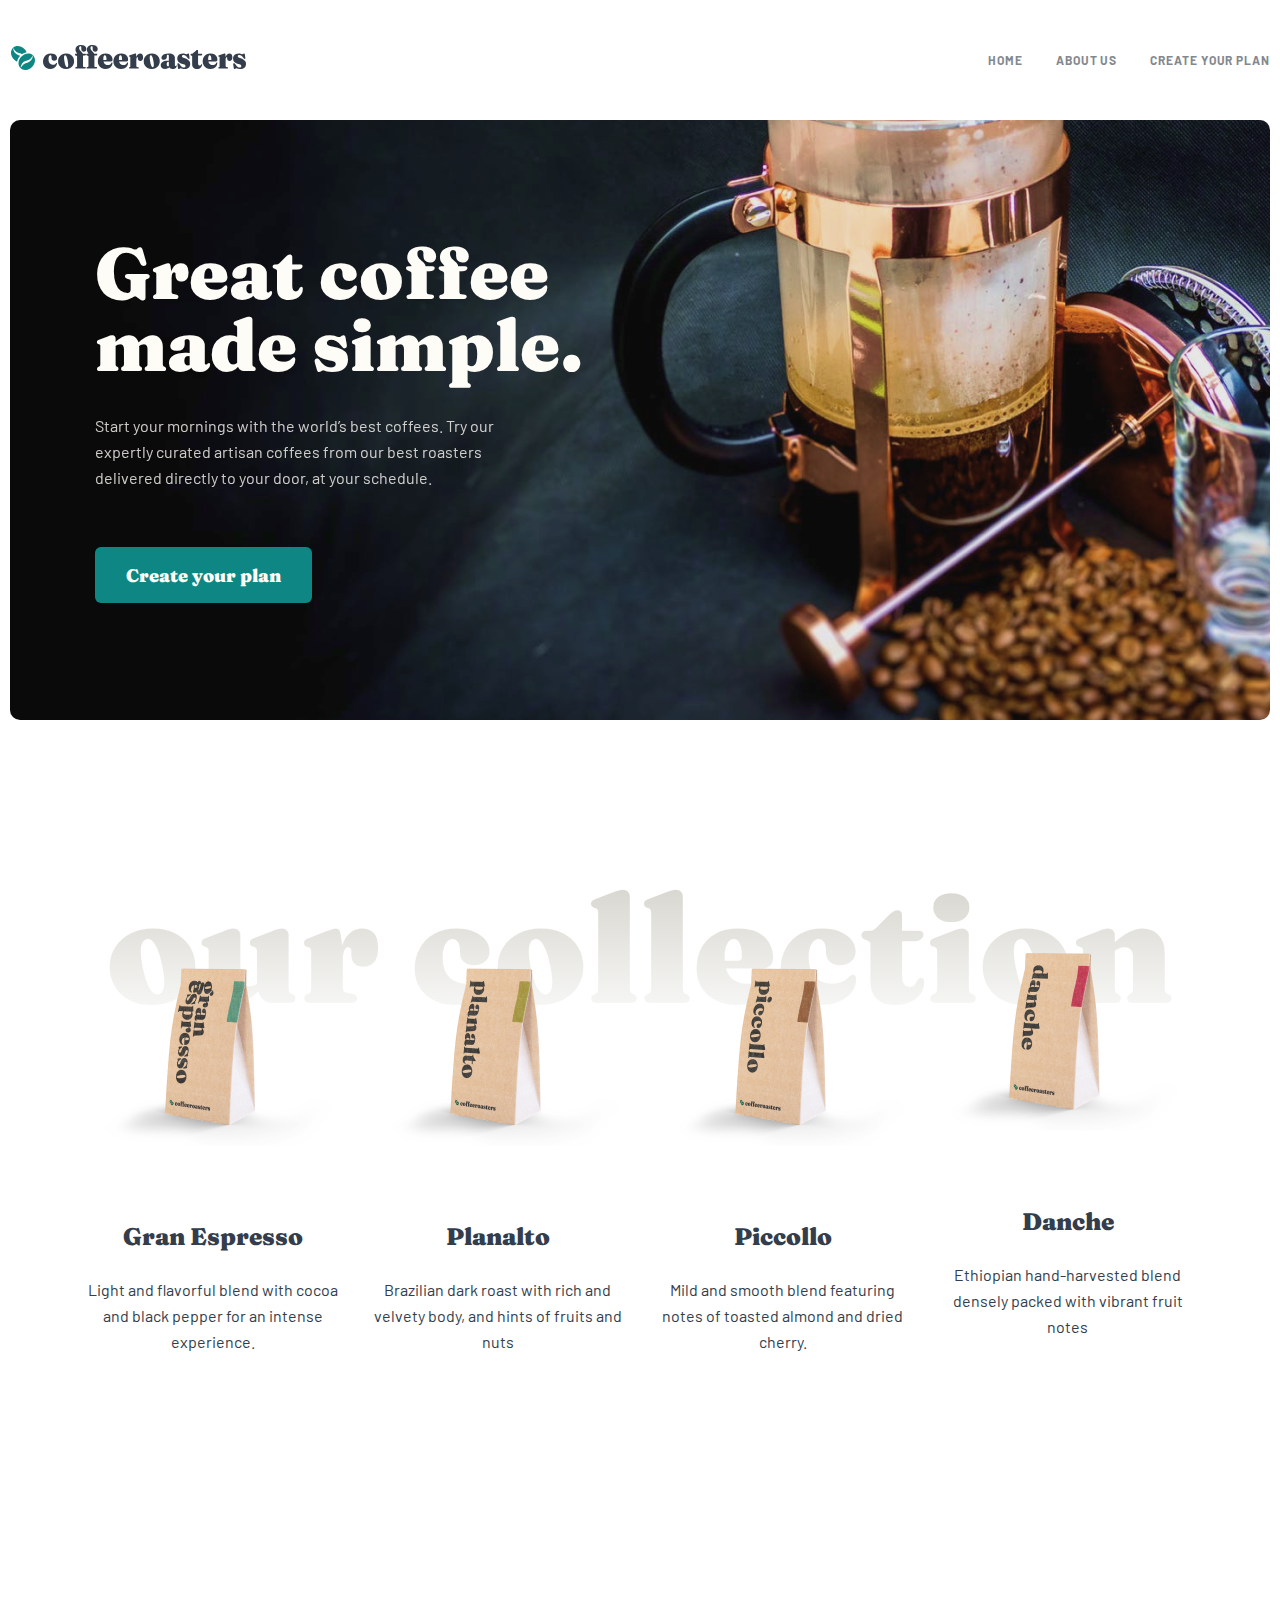
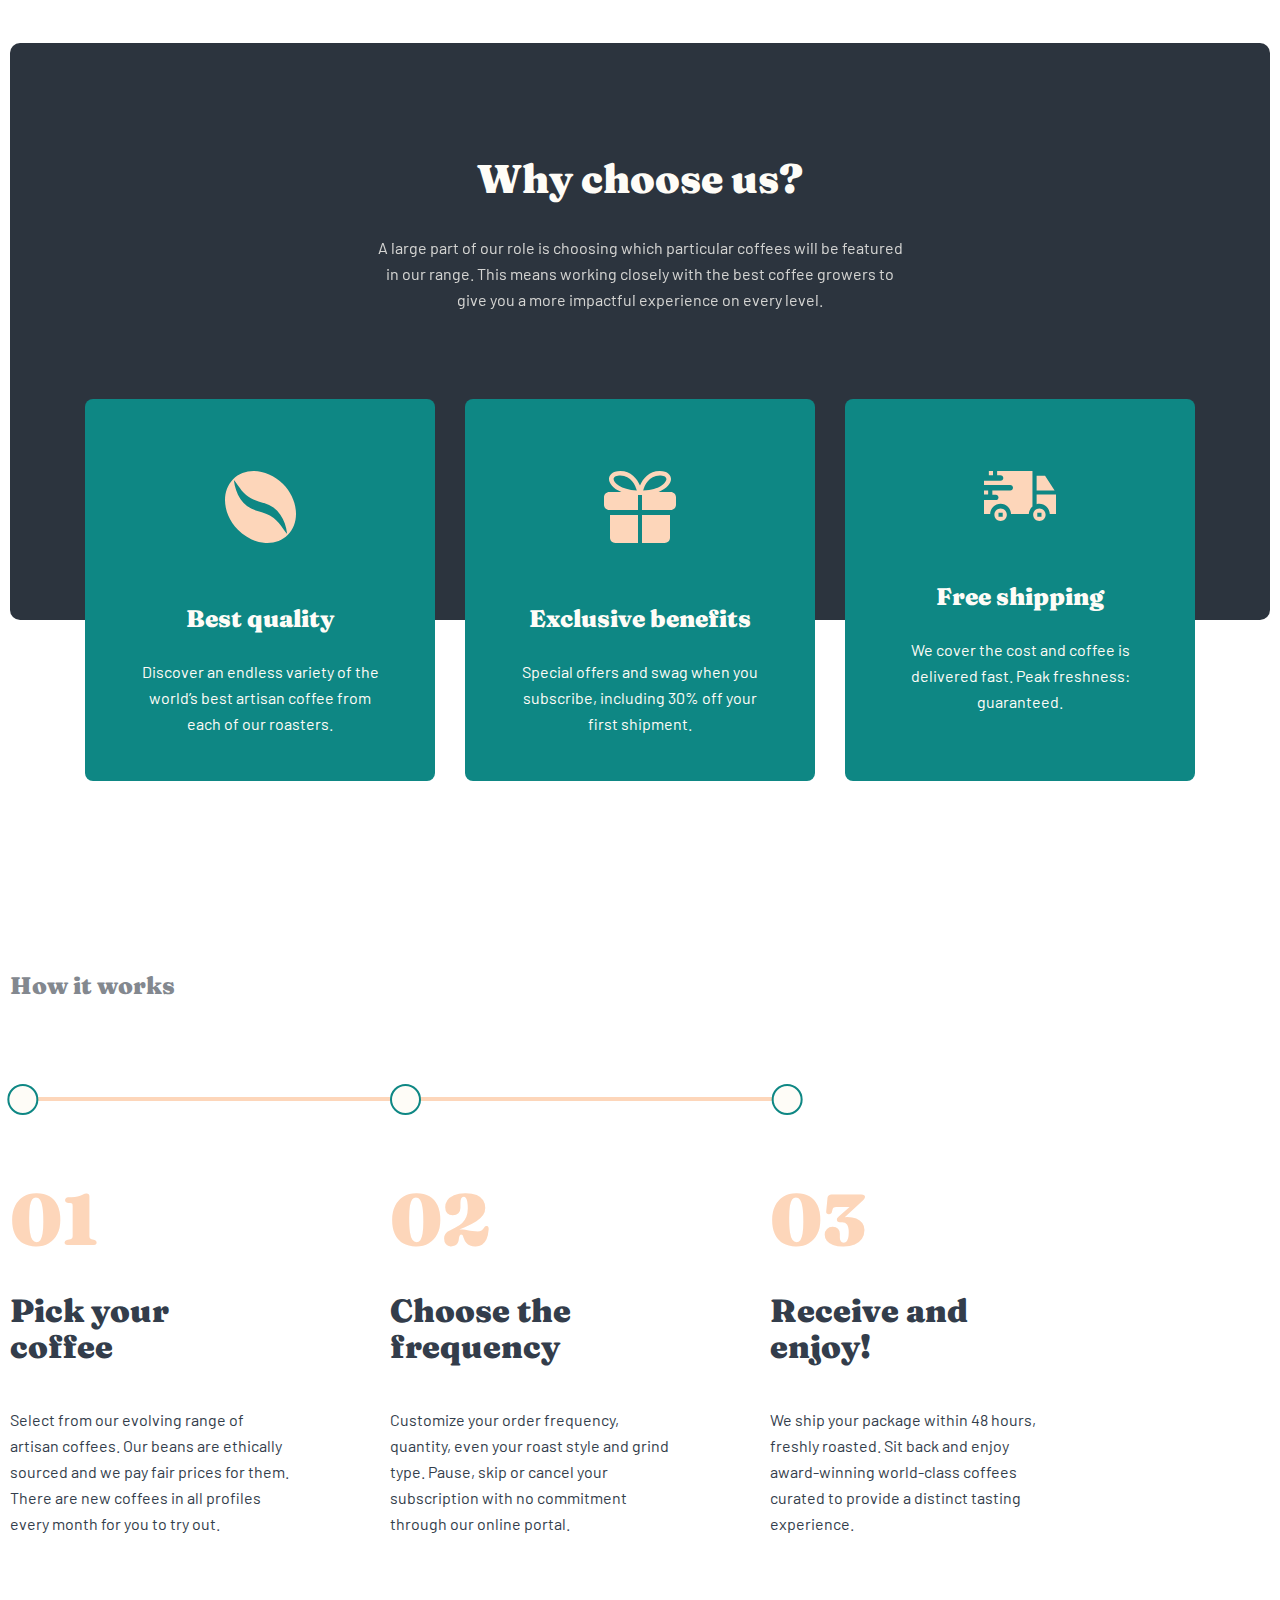
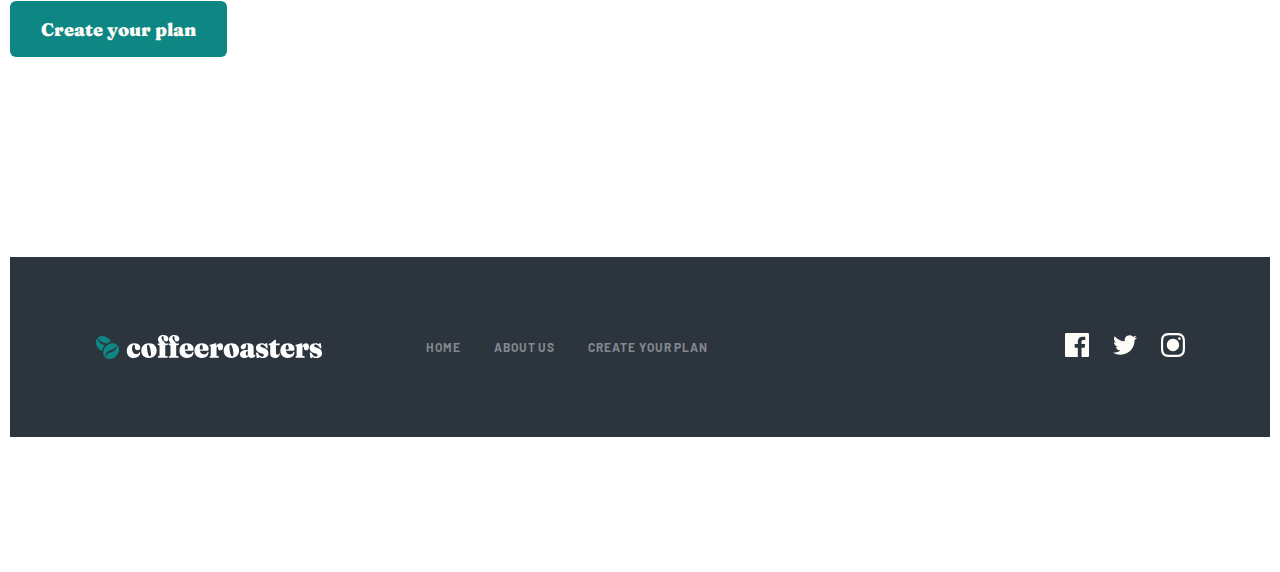
<file: index.html>
<!DOCTYPE html>
<html lang="en">
<head>
    <meta charset="UTF-8">
    <meta http-equiv="X-UA-Compatible" content="IE=edge">
    <meta name="viewport" content="width=device-width, initial-scale=1.0">
    <title>coffee</title>
    <link rel="stylesheet" href="./css/fonts.css">
    <link rel="stylesheet" href="./css/main.css">
</head>
<body>
    <header class="header">
        <div class="container">
            <nav class="header__nav">
                <a href="#" class="header__logo"><img src="./images/logo.svg" alt=""></a>
                <input type="checkbox" id="check" class="check">
                <label for="check" class="bar"><img src="./images/bar.svg" alt=""></label>
                <ul class="header__list">
                    <li class="header__item"><a href="index.html" class="header__link">HOME</a></li>
                    <li class="header__item"><a href="./about.html" class="header__link">ABOUT US</a></li>
                    <li class="header__item"><a href="./plan.html" class="header__link">Create your plan</a></li>
                </ul>
            </nav>
        </div>
    </header>
    <main class="main">
        <section class="intro">
            <div class="container">
                <div class="intro__wrapper">
                    <h1 class="intro__header">Great coffee made simple.</h1>
                    <p class="intro__text">Start your mornings with the world’s best coffees. Try our expertly curated artisan coffees from our best roasters delivered directly to your door, at your schedule.</p>
                    <button class="intro__btn">Create your plan</button>
                    
                </div> 
            </div>
        </section>
        <section class="our-collection">
            <div class="container">
                <h2 class="our-collection__header">our collection</h2>
                <ul class="our-collection__list">
                    <li class="our-collection__item">
                        <img src="./images/copy1.png" srcset="./images/copy1.png 1x, ./images/copy11.png 2x" alt="" class="our-collection__img">
                        <div class="our-collection__text">
                            <h3 class="our-collection__sub-header">Gran Espresso</h3>
                            <p class="our-collection__sub-text">Light and flavorful blend with cocoa and black pepper for an intense experience.</p>
                        </div>
                    </li>
                    <li class="our-collection__item">
                        <img src="./images/kopi2-1.png" srcset="./images/kopi2-1.png 1x,./images/kopi2.png 2x" alt="" class="our-collection__img">
                        <div class="our-collection__text">
                            <h3 class="our-collection__sub-header">Planalto</h3>
                            <p class="our-collection__sub-text">Brazilian dark roast with rich and velvety body, and hints of fruits and nuts</p>
                        </div>
                    </li>
                    <li class="our-collection__item">
                        <img src="./images/kopi3.png" srcset="./images/kopi3.png 1x,./images/kopi3@2x.png 2x" alt="" class="our-collection__img">
                        <div class="our-collection__text">
                            <h3 class="our-collection__sub-header">Piccollo</h3>
                            <p class="our-collection__sub-text">Mild and smooth blend featuring notes of toasted almond and dried cherry.</p>
                        </div>
                    </li>
                    <li class="our-collection__item">
                        <img src="./images/kopi4.png" srcset="./images/kopi4.png 1x,./images/kopi4@2x.png 2x" alt="" class="our-collection__img">
                        <div class="our-collection__text">
                            <h3 class="our-collection__sub-header">Danche</h3>
                            <p class="our-collection__sub-text">Ethiopian hand-harvested blend densely packed with vibrant fruit notes</p>
                        </div>
                    </li>
                </ul>
            </div>
        </section>
        <section class="choose">
            <div class="container">
                <div class="choose__wrapper">
                    <h2 class="choose__header">Why choose us?</h2>
                    <p class="choose__text">A large part of our role is choosing which particular coffees will be featured in our range. This means working closely with the best coffee growers to give  you a more impactful experience on every level.</p>
                    <ul class="choose__list">
                        <li class="choose__item">
                            <img src="./images/coffe-bean.svg" alt="" class="choose__img">
                            <div class="choose__text-wrapper">
                                <h3 class="choose__sub-header">Best quality</h3>
                                <p class="choose__sub-text">Discover an endless variety of the world’s best artisan coffee from each of our roasters.</p>
                            </div>
                        </li>
                        <li class="choose__item">
                            <img src="./images/gift.svg" alt="" class="choose__img">
                            <div class="choose__text-wrapper">
                                <h3 class="choose__sub-header">Exclusive benefits</h3>
                                <p class="choose__sub-text">Special offers and swag when you subscribe, including 30% off your first shipment.</p>
                            </div>
                        </li>
                        <li class="choose__item">
                            <img src="./images/truck.svg" alt="" class="choose__img">
                            <div class="choose__text-wrapper">
                                <h3 class="choose__sub-header">Free shipping</h3>
                            <p class="choose__sub-text">We cover the cost and coffee is delivered fast. Peak freshness: guaranteed.</p>
                            </div>
                        </li>
                    </ul>
                    </div>
                </div>
        </section>
        <section class="works">
            <div class="container">
                <h2 class="works__header">How it works</h2>
                <div class="circle-line">
                    <span class="circle"></span>
                    <span class="circle"></span>
                    <span class="circle"></span>
                </div>
                <ul class="works__list">
                    <li class="works__item">
                        <h3 class="works__number">01</h3>
                        <h4 class="works__sub-header">Pick your coffee</h4>
                        <p class="works__text">Select from our evolving range of artisan coffees. Our beans are ethically sourced and we pay fair prices for them. There are new coffees in all profiles every month for you to try out.</p>
                    </li>
                    <li class="works__item">
                        <h3 class="works__number">02</h3>
                        <h4 class="works__sub-header">Choose the frequency</h4>
                        <p class="works__text">Customize your order frequency, quantity, even your roast style and grind type. Pause, skip or cancel your subscription with no commitment through our online portal.</p>
                    </li>
                    <li class="works__item">
                        <h3 class="works__number">03</h3>
                        <h4 class="works__sub-header">Receive and enjoy!</h4>
                        <p class="works__text">We ship your package within 48 hours, freshly roasted. Sit back and enjoy award-winning world-class coffees curated to provide a distinct tasting experience.</p>
                    </li>
                </ul>
                <button class="works__btn">Create your plan</button>
            </div>
        </section>

        </main>
<div class="container">
    <footer class="footer">
        <img src="./images/logo__footer.svg" alt="" class="footer__logo">
        <ul class="footer__list">
            <li class="footer__item">
                <a href="#" class="footer__link">HOME</a>
            </li>
            <li class="footer__item">
                <a href="#" class="footer__link">ABOUT US</a>
            </li>
            <li class="footer__item">
                <a href="#" class="footer__link">Create your plan</a>
            </li>
        </ul>
        <ul class="socials">
            <li class="socials__item">
                <a href="#" class="socials__link">
                    <svg class="icons" width="24" height="24" viewBox="0 0 24 24" xmlns="http://www.w3.org/2000/svg">
                        <path d="M22.675 0H1.325C0.593 0 0 0.593 0 1.325V22.676C0 23.407 0.593 24 1.325 24H12.82V14.706H9.692V11.084H12.82V8.413C12.82 5.313 14.713 3.625 17.479 3.625C18.804 3.625 19.942 3.724 20.274 3.768V7.008L18.356 7.009C16.852 7.009 16.561 7.724 16.561 8.772V11.085H20.148L19.681 14.707H16.561V24H22.677C23.407 24 24 23.407 24 22.675V1.325C24 0.593 23.407 0 22.675 0Z"/>
                        </svg>                        
                </a>
            </li>
            <li class="socials__item">
                <a href="#" class="socials__link">
                    <svg class="icons" width="24" height="20" viewBox="0 0 24 20"  xmlns="http://www.w3.org/2000/svg">
                        <path d="M24 2.55705C23.117 2.94905 22.168 3.21305 21.172 3.33205C22.189 2.72305 22.97 1.75805 23.337 0.608047C22.386 1.17205 21.332 1.58205 20.21 1.80305C19.313 0.846047 18.032 0.248047 16.616 0.248047C13.437 0.248047 11.101 3.21405 11.819 6.29305C7.728 6.08805 4.1 4.12805 1.671 1.14905C0.381 3.36205 1.002 6.25705 3.194 7.72305C2.388 7.69705 1.628 7.47605 0.965 7.10705C0.911 9.38805 2.546 11.522 4.914 11.997C4.221 12.185 3.462 12.229 2.69 12.081C3.316 14.037 5.134 15.46 7.29 15.5C5.22 17.123 2.612 17.848 0 17.54C2.179 18.937 4.768 19.752 7.548 19.752C16.69 19.752 21.855 12.031 21.543 5.10605C22.505 4.41105 23.34 3.54405 24 2.55705Z"/>
                        </svg>
                        
                </a>
            </li>
            <li class="socials__item">
                <a href="#" class="socials__link">
                    <svg class="icons" width="24" height="24" viewBox="0 0 24 24" xmlns="http://www.w3.org/2000/svg">
                        <path clip-rule="evenodd" d="M12 0C8.741 0 8.333 0.014 7.053 0.072C2.695 0.272 0.273 2.69 0.073 7.052C0.014 8.333 0 8.741 0 12C0 15.259 0.014 15.668 0.072 16.948C0.272 21.306 2.69 23.728 7.052 23.928C8.333 23.986 8.741 24 12 24C15.259 24 15.668 23.986 16.948 23.928C21.302 23.728 23.73 21.31 23.927 16.948C23.986 15.668 24 15.259 24 12C24 8.741 23.986 8.333 23.928 7.053C23.732 2.699 21.311 0.273 16.949 0.073C15.668 0.014 15.259 0 12 0ZM12 2.163C15.204 2.163 15.584 2.175 16.85 2.233C20.102 2.381 21.621 3.924 21.769 7.152C21.827 8.417 21.838 8.797 21.838 12.001C21.838 15.206 21.826 15.585 21.769 16.85C21.62 20.075 20.105 21.621 16.85 21.769C15.584 21.827 15.206 21.839 12 21.839C8.796 21.839 8.416 21.827 7.151 21.769C3.891 21.62 2.38 20.07 2.232 16.849C2.174 15.584 2.162 15.205 2.162 12C2.162 8.796 2.175 8.417 2.232 7.151C2.381 3.924 3.896 2.38 7.151 2.232C8.417 2.175 8.796 2.163 12 2.163ZM5.838 12C5.838 8.597 8.597 5.838 12 5.838C15.403 5.838 18.162 8.597 18.162 12C18.162 15.404 15.403 18.163 12 18.163C8.597 18.163 5.838 15.403 5.838 12ZM12 16C9.791 16 8 14.21 8 12C8 9.791 9.791 8 12 8C14.209 8 16 9.791 16 12C16 14.21 14.209 16 12 16ZM16.965 5.595C16.965 4.8 17.61 4.155 18.406 4.155C19.201 4.155 19.845 4.8 19.845 5.595C19.845 6.39 19.201 7.035 18.406 7.035C17.61 7.035 16.965 6.39 16.965 5.595Z"/>
                        </svg>
                        
                </a>
            </li>
        </ul>
    </footer>
</div>
    </body>
    </html>
</file>
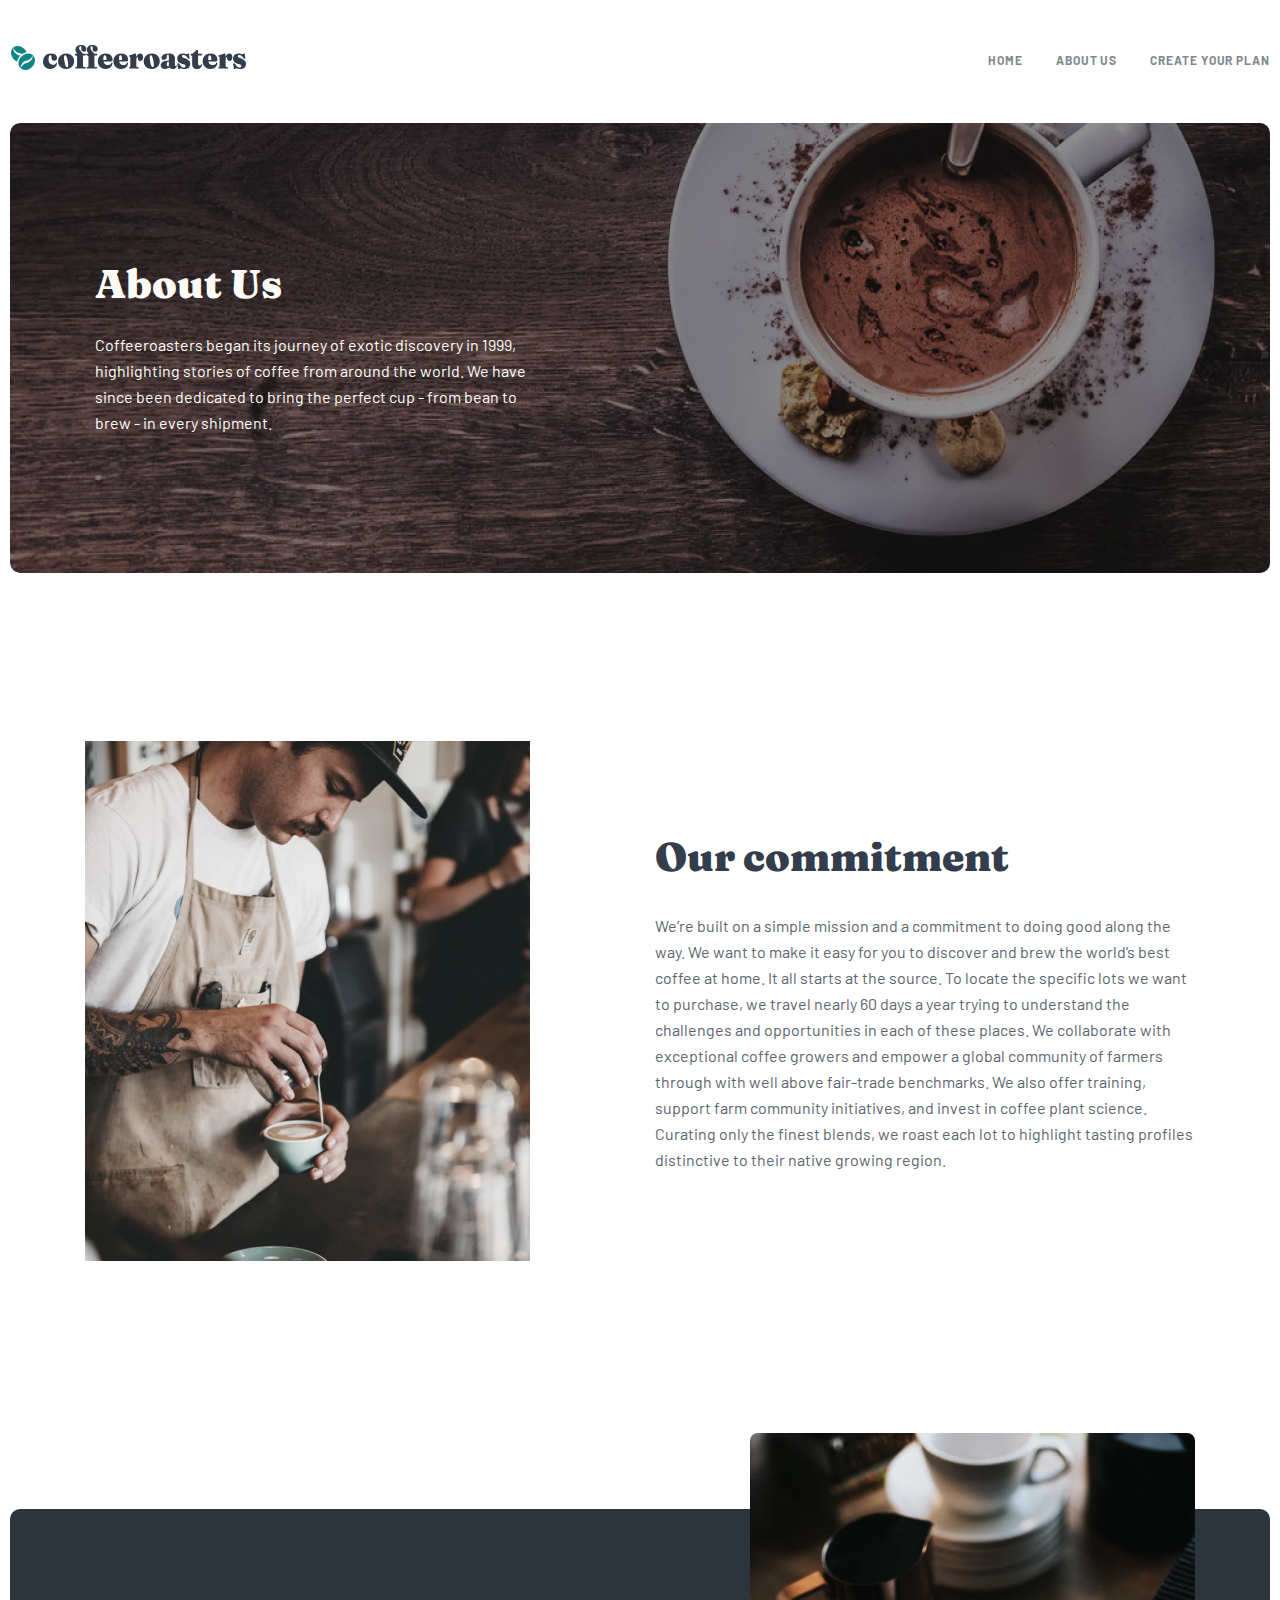
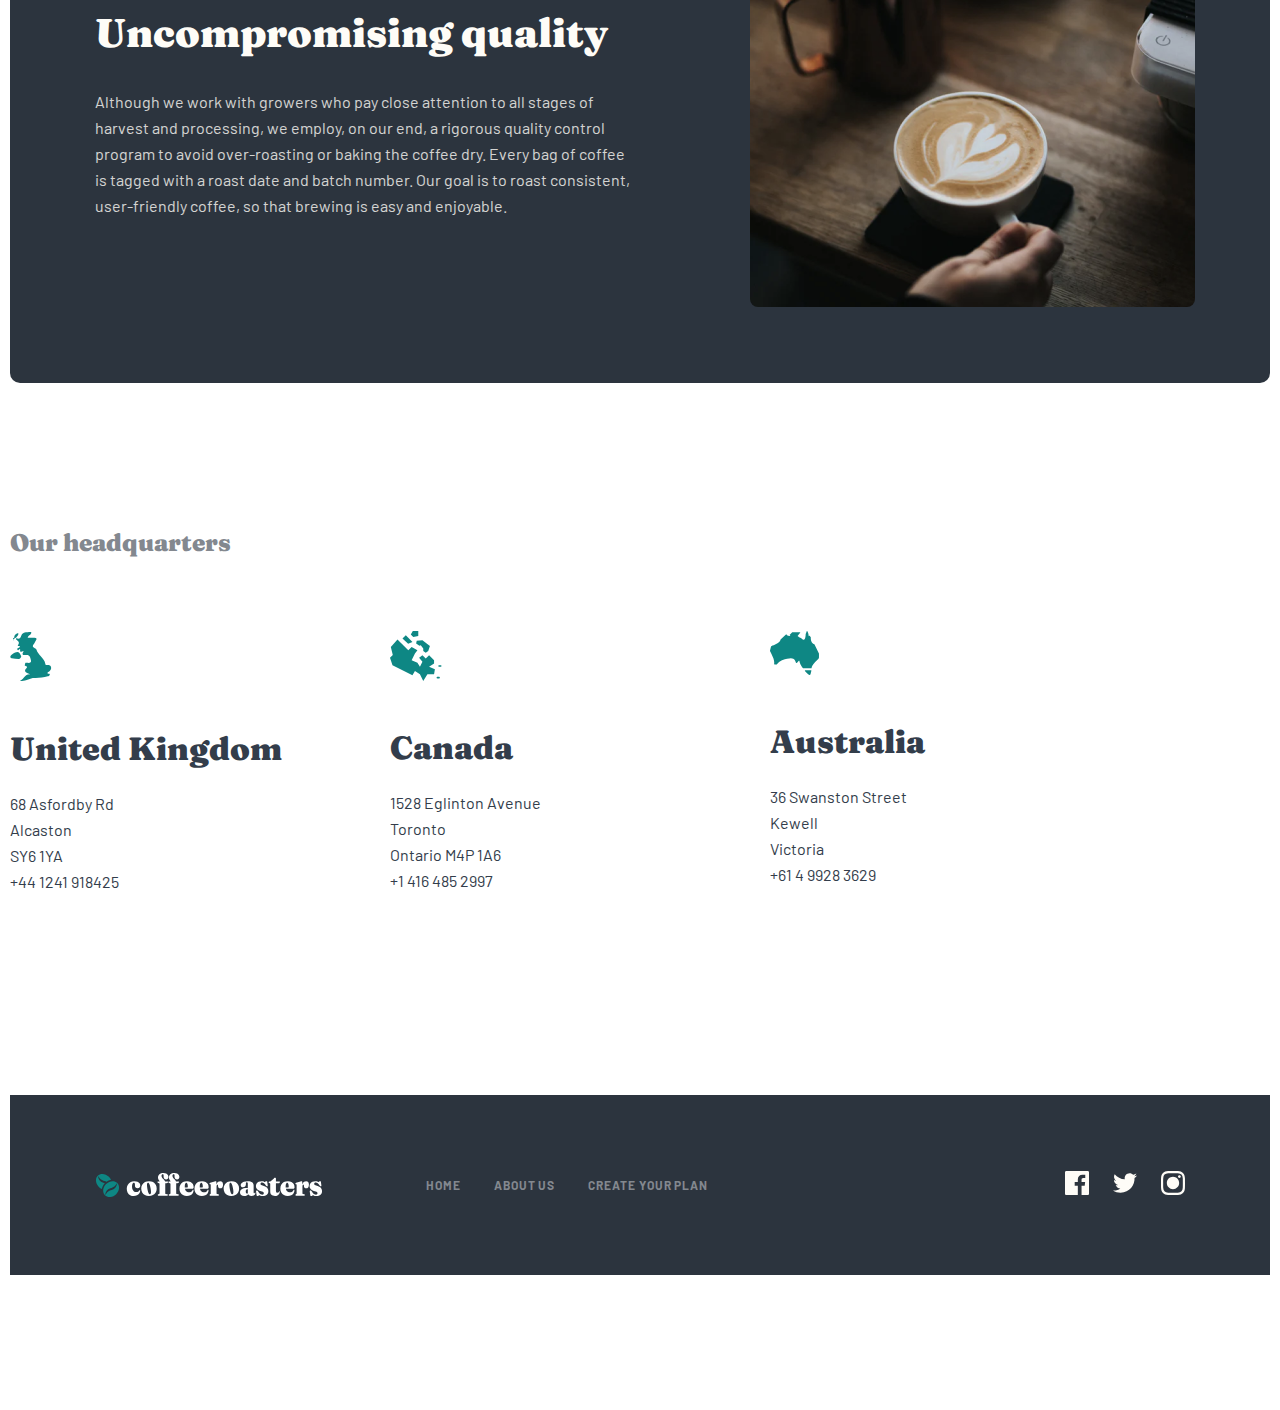
<file: about.html>
<!DOCTYPE html>
<html lang="en">
<head>
    <meta charset="UTF-8">
    <meta http-equiv="X-UA-Compatible" content="IE=edge">
    <meta name="viewport" content="width=device-width, initial-scale=1.0">
    <title>about us</title>
    <link rel="stylesheet" href="./css/fonts.css">
    <link rel="stylesheet" href="./css/main.css">
</head>
<body>
    <header class="header">
        <div class="container">
            <nav class="header__nav">
                <a href="#" class="header__logo"><img src="./images/logo.svg" alt=""></a>
                <input type="checkbox" id="check" class="check">
                <label for="check" class="bar"><img src="./images/bar.svg" alt=""></label>
                <ul class="header__list">
                    <li class="header__item"><a href="./index.html" class="header__link">HOME</a></li>
                    <li class="header__item"><a href="./about.html" class="header__link">ABOUT US</a></li>
                    <li class="header__item"><a href="./plan.html" class="header__link">Create your plan</a></li>
                </ul>
            </nav>
        </div>
    </header>
    <main class="main">
        <section class="about">
            <div class="container">
                <div class="about__wrapper">
                    <h2 class="about__header">About Us</h2>
                    <p class="about__text">Coffeeroasters began its journey of exotic discovery in 1999, highlighting stories of coffee from around the world. We have since been dedicated to bring the perfect cup - from bean to brew - in every shipment.</p>
                </div>
            </div>
        </section>
        <section class="commitment">
            <div class="container">
                <div class="commitment__wrapper">
          
                    <picture>
                        <source media="(max-width:376px)" srcset="./images/mancofe_phone.png 1x, ./images/mancofe_phone@2x.png 2x">
                        <source media="(max-width:768px)" srcset="./images/mancofe_tablet.png 1x, ./images/mancofe_tablet@2x.png 2x">
                        
                        <img  src="./images/mancofe-desktop.png" srcset="./images/mancofe-desktop.png 1x, ./images/mancofe-desktop@2x.png 2x" alt="">
                    </picture>
             
                    <div class="commitment__text">
                        <h2 class="commitment__header">Our commitment</h2>
                        <p class="commitment__sub-text">We’re built on a simple mission and a commitment to doing good along the way. We want to make it easy for you to discover and brew the world’s best coffee at home. It all starts at the source. To locate the specific lots we want to purchase, we travel nearly 60 days a year trying to understand the challenges and opportunities in each of these places. We collaborate with exceptional coffee growers and empower a global community of farmers through with well above fair-trade benchmarks. We also offer training, support farm community initiatives, and invest in coffee plant science. Curating only the finest blends, we roast each lot to highlight tasting profiles distinctive to their native growing region.</p>
                    </div>
                    </div>
            </div>
        </section>
        <section class="quality">
            <div class="container">
                <div class="quality__wrapper">
                    <div class="quality__text">
                        <h2 class="quality__header">Uncompromising quality</h2>
                        <p class="quality__sub-text">
                            Although we work with growers who pay close attention to all stages of harvest and processing, we employ, on our end, a rigorous quality control program to avoid over-roasting or baking the coffee dry. Every bag of coffee is tagged with a roast date and batch number. Our goal is to roast consistent, user-friendly coffee, so that brewing is easy and enjoyable.  
                        </p>
                    </div>
                    <div class="quality__picture">
                        <picture>
                            <source media="(max-width:376px)" srcset="./images/quality_phone.png">
                            <source media="(max-width:768px)" srcset="./images/quality_tablet.png">
                            <img src="./images/quality_desktop.png" alt="">
                        </picture>

                    </div>

                </div>

            </div>
        </section>
        <section class="headquarters">
            <div class="container">
                <div class="headquarters__wrapper">
                    <h2 class="headquarters__header">Our headquarters</h2>
                    <ul class="headquarters__list">
                        <li class="headquarters__item">
                            <img src="./images/map1.svg" alt="" class="headquarters__img">
                            <h3 class="headquarters__sub-header">United Kingdom</h3>
                            <ul class="headquarters__sub-list">
                                <li class="headquarters__sub-item">68 Asfordby Rd</li>
                                <li class="headquarters__sub-item">Alcaston </li>
                                <li class="headquarters__sub-item">SY6 1YA</li>
                                <li class="headquarters__sub-item">+44 1241 918425</li>
                            </ul>
                        </li>
                        <li class="headquarters__item">
                            <img src="./images/map2.svg" alt="" class="headquarters__img">
                            <h3 class="headquarters__sub-header">Canada</h3>
                            <ul class="headquarters__sub-list">
                                <li class="headquarters__sub-item">1528 Eglinton Avenue</li>
                                <li class="headquarters__sub-item">Toronto</li>
                                <li class="headquarters__sub-item">Ontario M4P 1A6</li>
                                <li class="headquarters__sub-item">+1 416 485 2997</li>

                            </ul>
                        </li>

                        <li class="headquarters__item">
                            <img src="./images/map3.svg" alt="" class="headquarters__img">
                            <h3 class="headquarters__sub-header">Australia</h3>
                            <ul class="headquarters__sub-list">
                                <li class="headquarters__sub-item">36 Swanston Street</li>
                                <li class="headquarters__sub-item"> Kewell</li>
                                <li class="headquarters__sub-item">Victoria</li>
                                <li class="headquarters__sub-item">+61 4 9928 3629</li>
                            </ul>
                        </li>
                    </ul>
                </div>
            </div>
        </section>

    </main>




    <div class="container">
        <footer class="footer">
            <img src="./images/logo__footer.svg" alt="" class="footer__logo">
            <ul class="footer__list">
                <li class="footer__item">
                    <a href="#" class="footer__link">HOME</a>
                </li>
                <li class="footer__item">
                    <a href="#" class="footer__link">ABOUT US</a>
                </li>
                <li class="footer__item">
                    <a href="#" class="footer__link">Create your plan</a>
                </li>
            </ul>
            <ul class="socials">
                <li class="socials__item">
                    <a href="#" class="socials__link">
                        <svg class="icons" width="24" height="24" viewBox="0 0 24 24" xmlns="http://www.w3.org/2000/svg">
                            <path d="M22.675 0H1.325C0.593 0 0 0.593 0 1.325V22.676C0 23.407 0.593 24 1.325 24H12.82V14.706H9.692V11.084H12.82V8.413C12.82 5.313 14.713 3.625 17.479 3.625C18.804 3.625 19.942 3.724 20.274 3.768V7.008L18.356 7.009C16.852 7.009 16.561 7.724 16.561 8.772V11.085H20.148L19.681 14.707H16.561V24H22.677C23.407 24 24 23.407 24 22.675V1.325C24 0.593 23.407 0 22.675 0Z"/>
                            </svg>                        
                    </a>
                </li>
                <li class="socials__item">
                    <a href="#" class="socials__link">
                        <svg class="icons" width="24" height="20" viewBox="0 0 24 20"  xmlns="http://www.w3.org/2000/svg">
                            <path d="M24 2.55705C23.117 2.94905 22.168 3.21305 21.172 3.33205C22.189 2.72305 22.97 1.75805 23.337 0.608047C22.386 1.17205 21.332 1.58205 20.21 1.80305C19.313 0.846047 18.032 0.248047 16.616 0.248047C13.437 0.248047 11.101 3.21405 11.819 6.29305C7.728 6.08805 4.1 4.12805 1.671 1.14905C0.381 3.36205 1.002 6.25705 3.194 7.72305C2.388 7.69705 1.628 7.47605 0.965 7.10705C0.911 9.38805 2.546 11.522 4.914 11.997C4.221 12.185 3.462 12.229 2.69 12.081C3.316 14.037 5.134 15.46 7.29 15.5C5.22 17.123 2.612 17.848 0 17.54C2.179 18.937 4.768 19.752 7.548 19.752C16.69 19.752 21.855 12.031 21.543 5.10605C22.505 4.41105 23.34 3.54405 24 2.55705Z"/>
                            </svg>
                            
                    </a>
                </li>
                <li class="socials__item">
                    <a href="#" class="socials__link">
                        <svg class="icons" width="24" height="24" viewBox="0 0 24 24" xmlns="http://www.w3.org/2000/svg">
                            <path clip-rule="evenodd" d="M12 0C8.741 0 8.333 0.014 7.053 0.072C2.695 0.272 0.273 2.69 0.073 7.052C0.014 8.333 0 8.741 0 12C0 15.259 0.014 15.668 0.072 16.948C0.272 21.306 2.69 23.728 7.052 23.928C8.333 23.986 8.741 24 12 24C15.259 24 15.668 23.986 16.948 23.928C21.302 23.728 23.73 21.31 23.927 16.948C23.986 15.668 24 15.259 24 12C24 8.741 23.986 8.333 23.928 7.053C23.732 2.699 21.311 0.273 16.949 0.073C15.668 0.014 15.259 0 12 0ZM12 2.163C15.204 2.163 15.584 2.175 16.85 2.233C20.102 2.381 21.621 3.924 21.769 7.152C21.827 8.417 21.838 8.797 21.838 12.001C21.838 15.206 21.826 15.585 21.769 16.85C21.62 20.075 20.105 21.621 16.85 21.769C15.584 21.827 15.206 21.839 12 21.839C8.796 21.839 8.416 21.827 7.151 21.769C3.891 21.62 2.38 20.07 2.232 16.849C2.174 15.584 2.162 15.205 2.162 12C2.162 8.796 2.175 8.417 2.232 7.151C2.381 3.924 3.896 2.38 7.151 2.232C8.417 2.175 8.796 2.163 12 2.163ZM5.838 12C5.838 8.597 8.597 5.838 12 5.838C15.403 5.838 18.162 8.597 18.162 12C18.162 15.404 15.403 18.163 12 18.163C8.597 18.163 5.838 15.403 5.838 12ZM12 16C9.791 16 8 14.21 8 12C8 9.791 9.791 8 12 8C14.209 8 16 9.791 16 12C16 14.21 14.209 16 12 16ZM16.965 5.595C16.965 4.8 17.61 4.155 18.406 4.155C19.201 4.155 19.845 4.8 19.845 5.595C19.845 6.39 19.201 7.035 18.406 7.035C17.61 7.035 16.965 6.39 16.965 5.595Z"/>
                            </svg>
                            
                    </a>
                </li>
            </ul>
        </footer>
    </div>
        </body>
        </html>
</file>
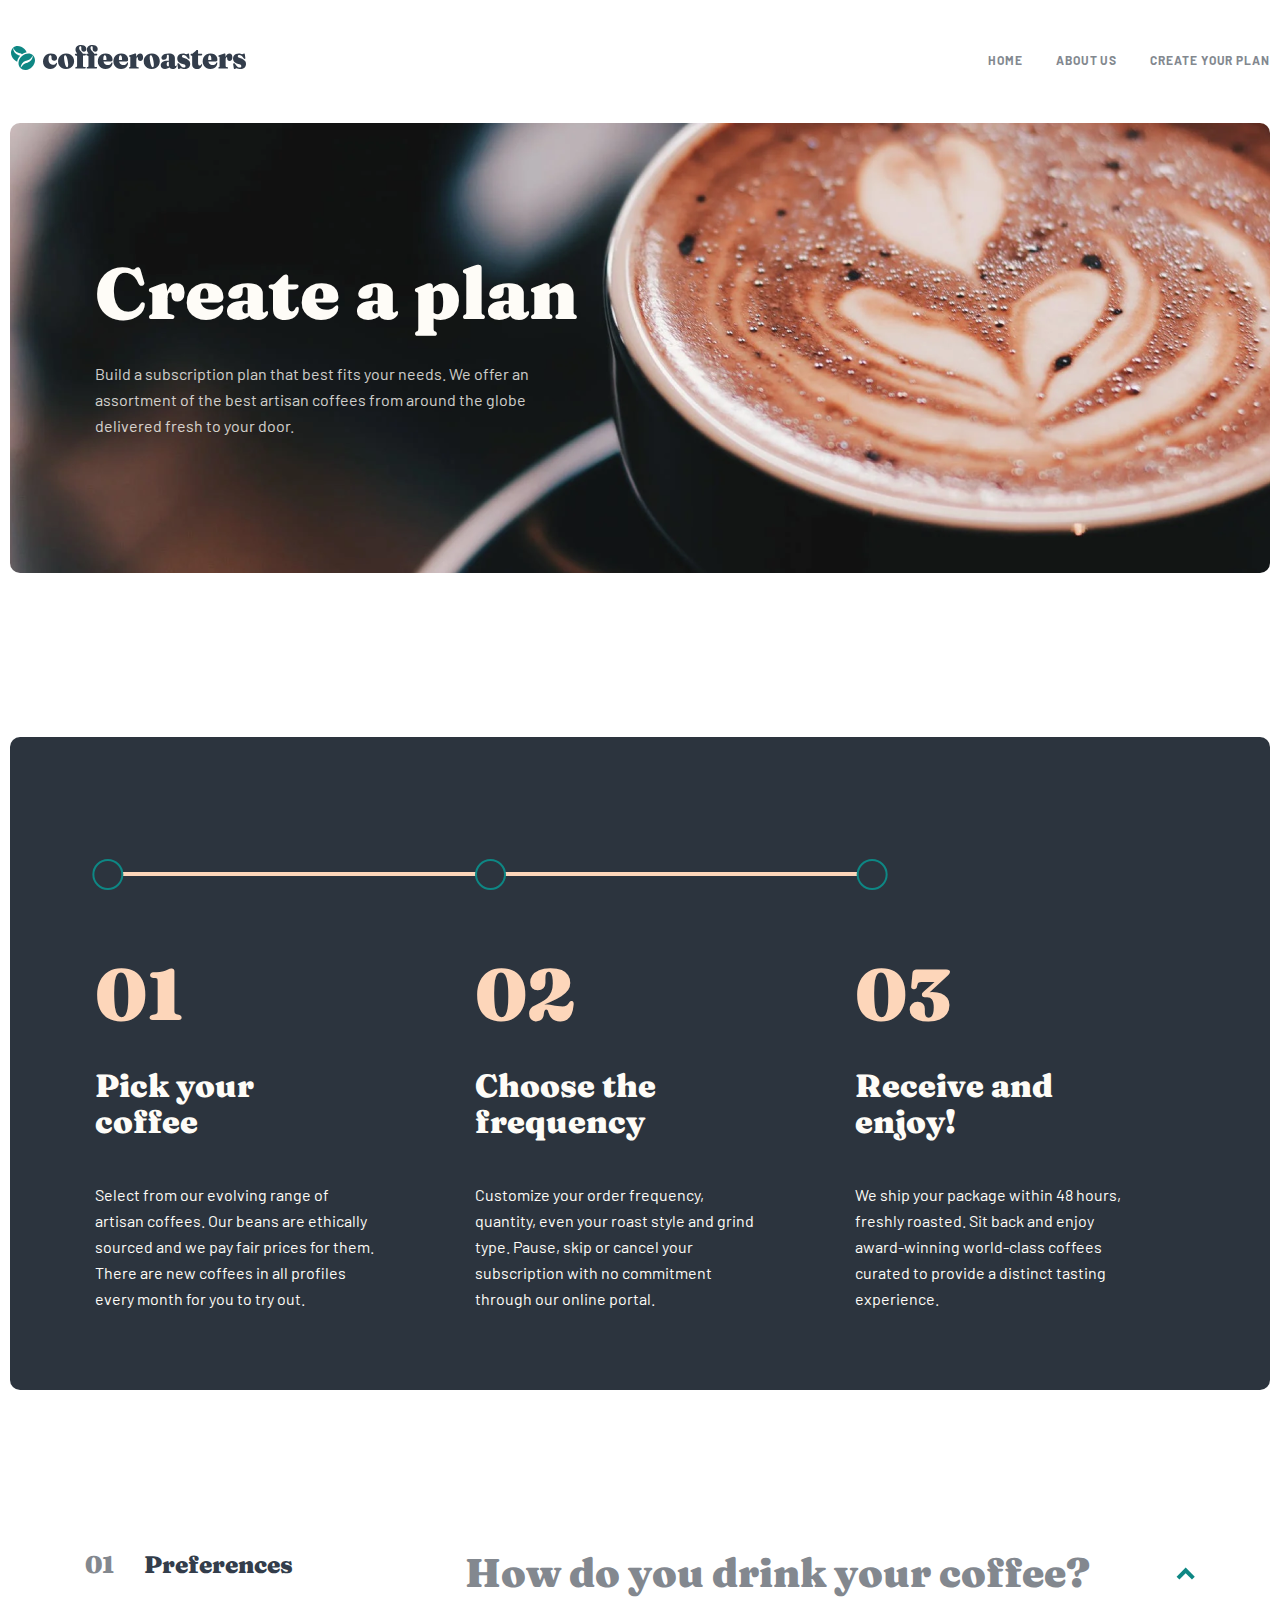
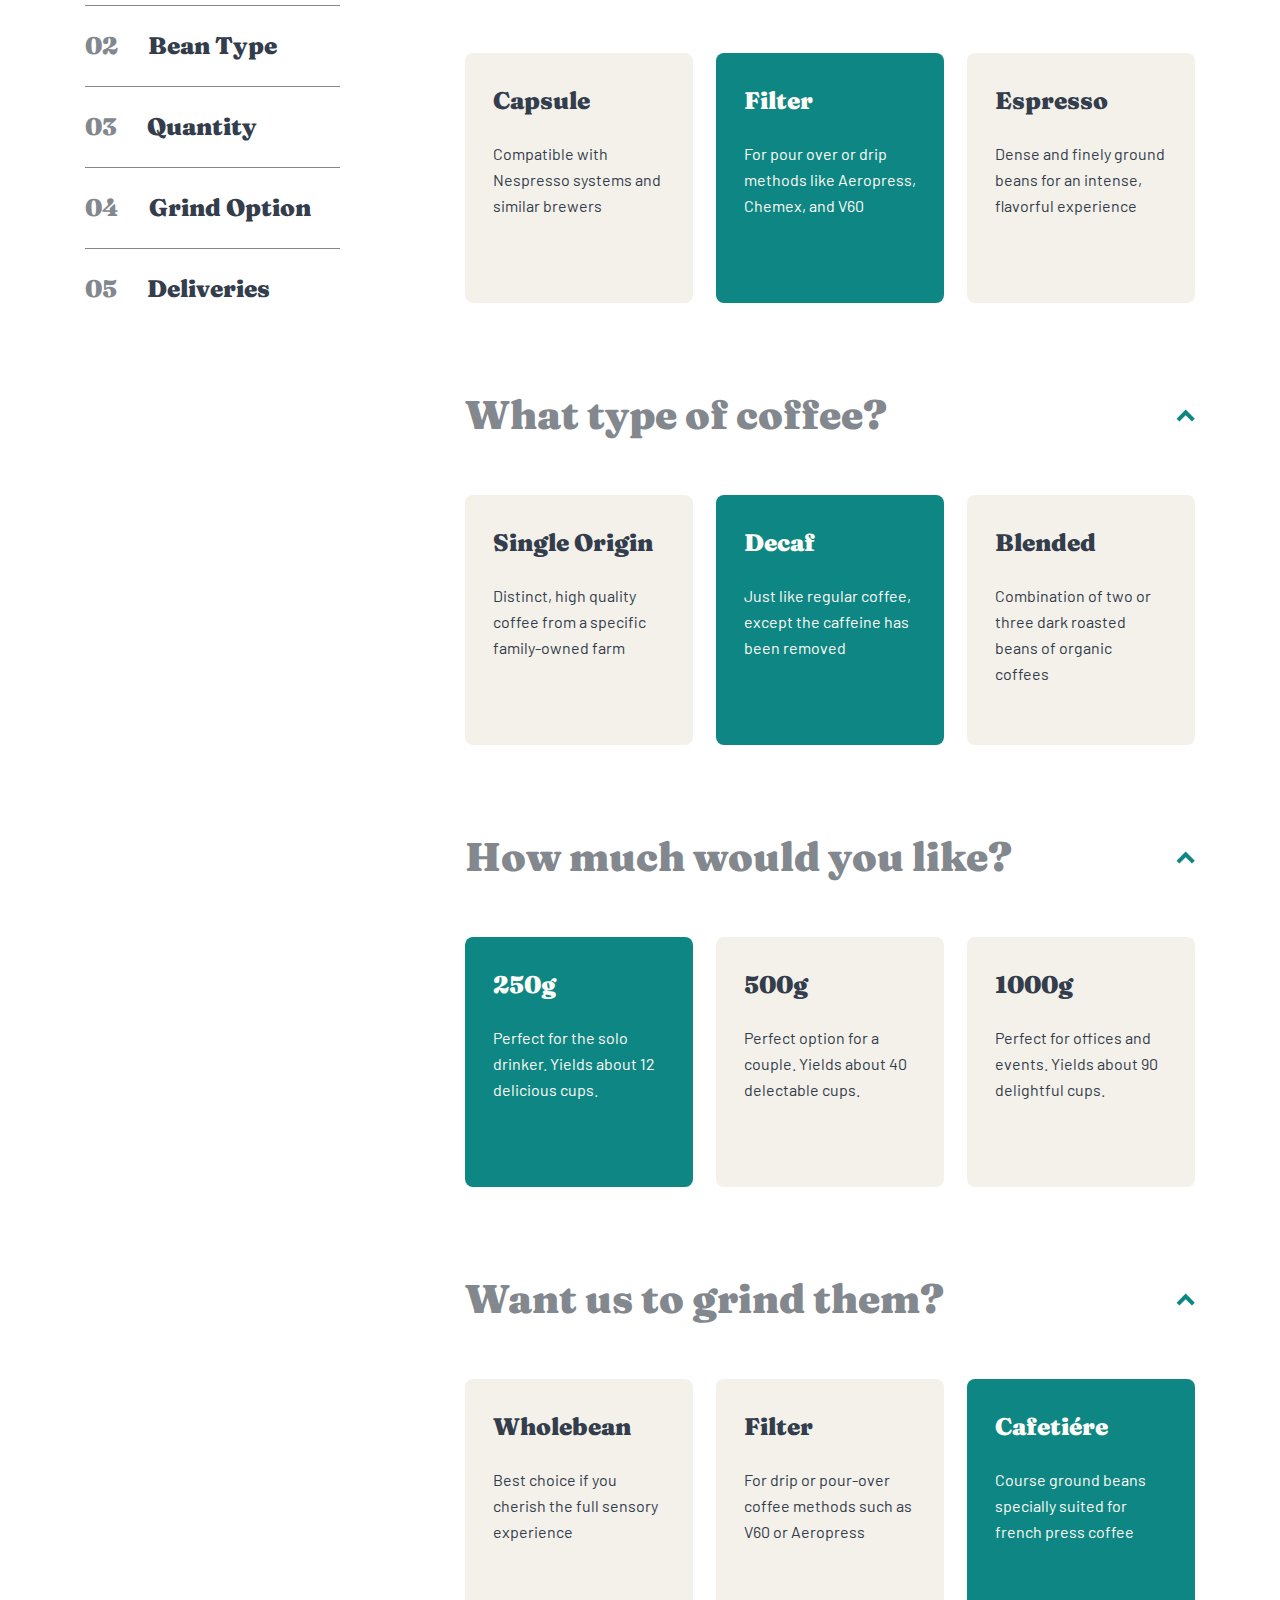
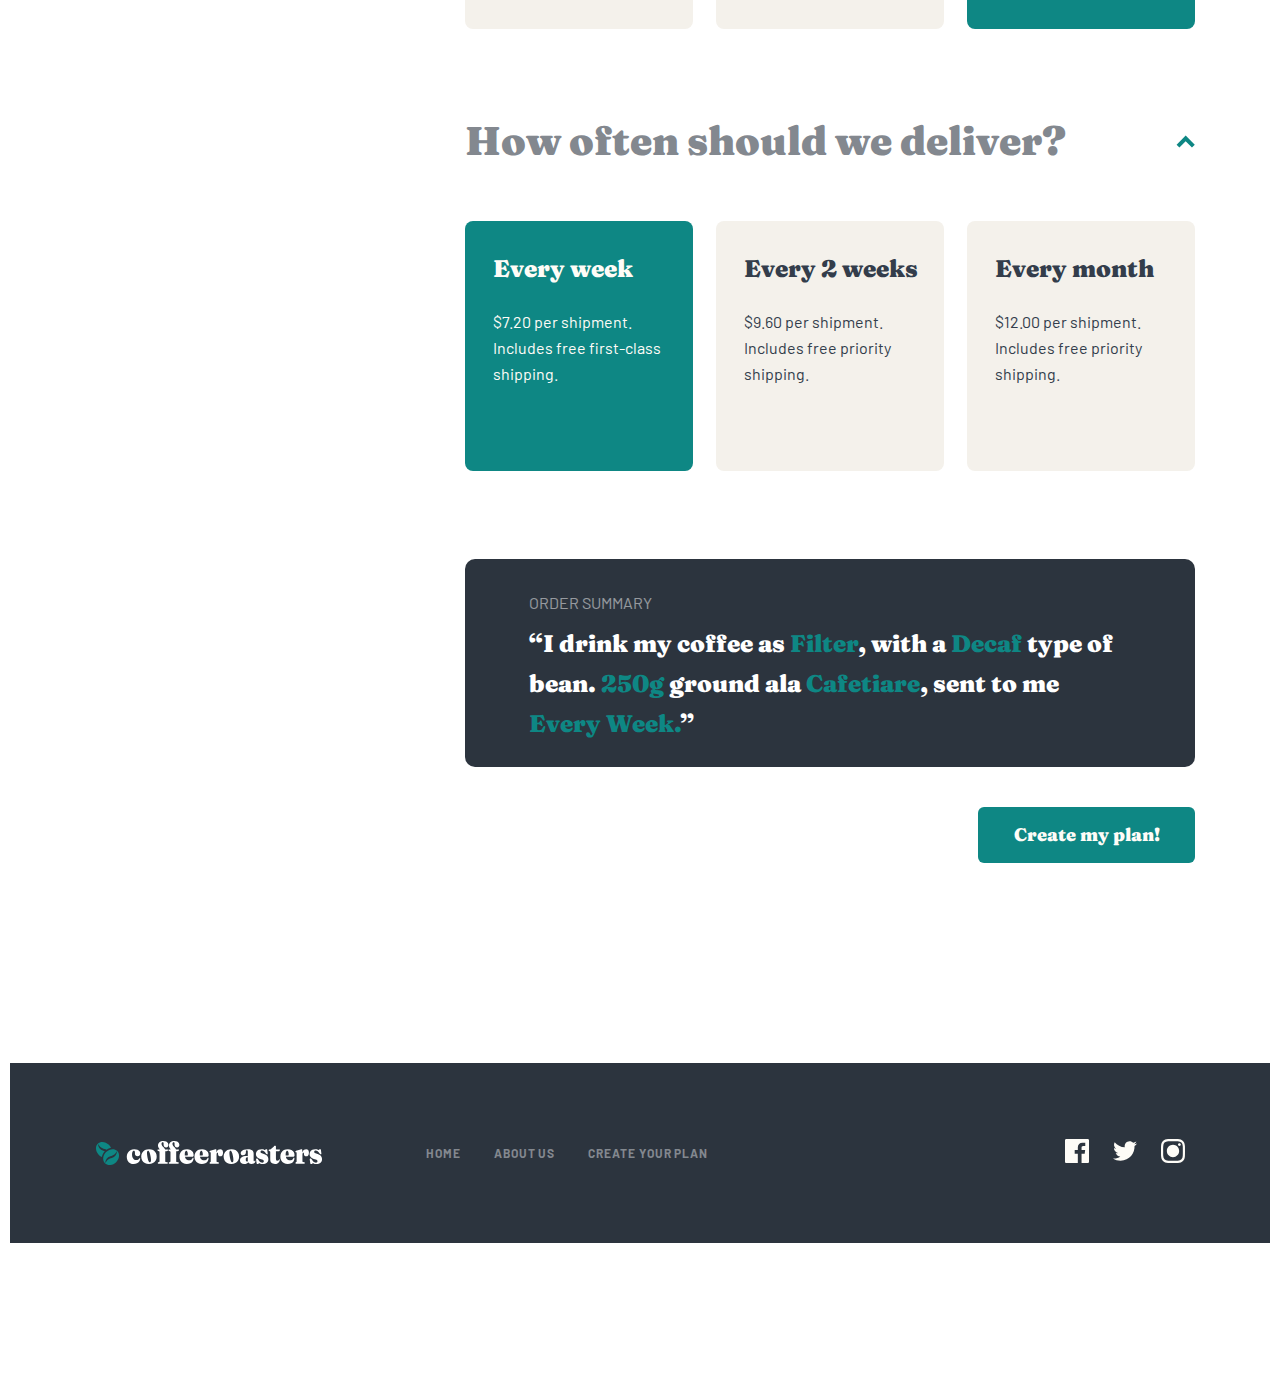
<file: plan.html>
<!DOCTYPE html>
<html lang="en">
<head>
    <meta charset="UTF-8">
    <meta http-equiv="X-UA-Compatible" content="IE=edge">
    <meta name="viewport" content="width=device-width, initial-scale=1.0">
    <title>plan</title>
    <link rel="stylesheet" href="./css/fonts.css">
    <link rel="stylesheet" href="./css/main.css">
</head>
<body>
    <header class="header">
        <div class="container">
            <nav class="header__nav">
                <a href="#" class="header__logo"><img src="./images/logo.svg" alt=""></a>
                <input type="checkbox" id="check" class="check">
                <label for="check" class="bar"><img src="./images/bar.svg" alt=""></label>
                <ul class="header__list">
                    <li class="header__item"><a href="./index.html" class="header__link">HOME</a></li>
                    <li class="header__item"><a href="./about.html" class="header__link">ABOUT US</a></li>
                    <li class="header__item"><a href="./plan.html" class="header__link">Create your plan</a></li>
                </ul>
            </nav>
        </div>
    </header>
    <main class="main">
        <section class="plan">
            <div class="container">
                <div class="plan__wrapper">
                    <h2 class="plan__header">Create a plan</h2>
                    <p class="plan__text">Build a subscription plan that best fits your needs. We offer an assortment of the best artisan coffees from around the globe delivered fresh to your door.</p>
                </div>
            </div>
        </section>
        <section class="number-section">
            <div class="container">
                <div class="number-section__wrapper">
                    <div class="circle-line">
                        <span class="circle number-section__circle"></span>
                        <span class="circle number-section__circle"></span>
                        <span class="circle number-section__circle"></span>
                    </div>
                    <ul class="works__list">
                        <li class="works__item">
                            <h3 class="works__number">01</h3>
                            <h4 class="works__sub-header light">Pick your coffee</h4>
                            <p class="works__text light">Select from our evolving range of artisan coffees. Our beans are ethically sourced and we pay fair prices for them. There are new coffees in all profiles every month for you to try out.</p>
                        </li>
                        <li class="works__item">
                            <h3 class="works__number">02</h3>
                            <h4 class="works__sub-header light">Choose the frequency</h4>
                            <p class="works__text light">Customize your order frequency, quantity, even your roast style and grind type. Pause, skip or cancel your subscription with no commitment through our online portal.</p>
                        </li>
                        <li class="works__item">
                            <h3 class="works__number">03</h3>
                            <h4 class="works__sub-header light">Receive and enjoy!</h4>
                            <p class="works__text light">We ship your package within 48 hours, freshly roasted. Sit back and enjoy award-winning world-class coffees curated to provide a distinct tasting experience.</p>
                        </li>
                    </ul>
                </div>
            </div>

        </section>
        <section class="order">
            <div class="container">
                <div class="order__wrapper">
                    <div class="order__nav">
                        <ul class="order__nav__list">
                            <li class="order__nav__item">
                                <a href="#preferences" class="order__nav__link"><span class="order__number">01</span> Preferences</a>
                            </li>
                            <li class="order__nav__item">
                                <a href="#type" class="order__nav__link"><span class="order__number">02</span> Bean Type</a>
                            </li>
                            <li class="order__nav__item">
                                <a href="#quantity" class="order__nav__link"><span class="order__number">03</span> Quantity</a>
                            </li>
                            <li class="order__nav__item">
                                <a href="#option" class="order__nav__link"><span class="order__number">04</span> Grind Option</a>
                            </li>
                            <li class="order__nav__item">
                                <a href="#delivery" class="order__nav__link"><span class="order__number">05</span> Deliveries</a>
                            </li>
                        </ul>
                    </div>
                    <ul class="order__list">
                        <li id="preferences" class="order__item">
                            <div class="order__head">
                                <h3 class="order__header">How do you drink your coffee?</h3>
                                <img src="./images/arrow.svg" alt="">
                            </div>
                            <ul class="order__sub-list">
                                <li class="order__sub-item">
                                    <h4 class="order__sub-header">Capsule</h4>
                                    <p class="order__text">Compatible with Nespresso systems and similar brewers</p>
                                </li>
                                <li class="order__sub-item chosen">
                                    <h4 class="order__sub-header">Filter</h4>
                                    <p class="order__text">For pour over or drip methods like Aeropress, Chemex, and V60</p>
                                </li>
                                <li class="order__sub-item">
                                    <h4 class="order__sub-header">Espresso</h4>
                                    <p class="order__text">Dense and finely ground beans for an intense, flavorful experience</p>
                                </li>
                            </ul>
                        </li>
                        <li id="type" class="order__item">
                            <div class="order__head">
                                <h3 class="order__header">What type of coffee?</h3>
                                <img src="./images/arrow.svg" alt="">
                            </div>
                            <ul class="order__sub-list">
                                <li class="order__sub-item">
                                    <h4 class="order__sub-header">Single Origin</h4>
                                    <p class="order__text">Distinct, high quality coffee from a specific family-owned farm</p>
                                </li>
                                <li class="order__sub-item  chosen">
                                    <h4 class="order__sub-header">Decaf</h4>
                                    <p class="order__text">Just like regular coffee, except the caffeine has been removed</p>
                                </li>
                                <li class="order__sub-item">
                                    <h4 class="order__sub-header">Blended</h4>
                                    <p class="order__text">Combination of two or three dark roasted beans of organic coffees</p>
                                </li>
                            </ul>
                        </li>
                        <li id="quantity" class="order__item">
                            <div class="order__head">
                                <h3 class="order__header">How much would you like?</h3>
                                <img src="./images/arrow.svg" alt="">
                            </div>
                            <ul class="order__sub-list">
                                <li class="order__sub-item chosen">
                                    <h4 class="order__sub-header">250g</h4>
                                    <p class="order__text">Perfect for the solo drinker. Yields about 12 delicious cups.</p>
                                </li>
                                <li class="order__sub-item">
                                    <h4 class="order__sub-header">500g</h4>
                                    <p class="order__text">Perfect option for a couple. Yields about 40 delectable cups.</p>
                                </li>
                                <li class="order__sub-item">
                                    <h4 class="order__sub-header">1000g</h4>
                                    <p class="order__text">Perfect for offices and events. Yields about 90 delightful cups.</p>
                                </li>
                            </ul>
                        </li>
                        <li id="option" class="order__item">
                            <div class="order__head">
                                <h3 class="order__header">Want us to grind them?</h3>
                                <img src="./images/arrow.svg" alt="">
                            </div>
                            <ul class="order__sub-list">
                                <li class="order__sub-item">
                                    <h4 class="order__sub-header">Wholebean</h4>
                                    <p class="order__text">Best choice if you cherish the full sensory experience</p>
                                </li>
                                <li class="order__sub-item">
                                    <h4 class="order__sub-header">Filter</h4>
                                    <p class="order__text">For drip or pour-over coffee methods such as V60 or Aeropress</p>
                                </li>
                                <li class="order__sub-item chosen">
                                    <h4 class="order__sub-header">Cafetiére</h4>
                                    <p class="order__text"> Course ground beans specially suited for french press coffee</p>
                                </li>
                            </ul>
                        </li>
                        <li id="delivery" class="order__item">
                            <div class="order__head">
                                <h3 class="order__header">How often should we deliver?</h3>
                                <img src="./images/arrow.svg" alt="">
                            </div>
                            <ul class="order__sub-list">
                                <li class="order__sub-item chosen">
                                    <h4 class="order__sub-header">Every week</h4>
                                    <p class="order__text">$7.20 per shipment. Includes free first-class shipping.</p>
                                </li>
                                <li class="order__sub-item">
                                    <h4 class="order__sub-header">Every 2 weeks</h4>
                                    <p class="order__text">$9.60 per shipment. Includes free priority shipping.</p>
                                </li>
                                <li class="order__sub-item">
                                    <h4 class="order__sub-header">Every month</h4>
                                    <p class="order__text">$12.00 per shipment. Includes free priority shipping.</p>
                                </li>
                            </ul>
                        </li>
                        <li class="summary__wrapper">
                            <h3 class="summary__header">Order Summary</h3>
                            <p class="summary__text">“I drink my coffee as <span class="summary__chosen">Filter</span>, with a <span class="summary__chosen">Decaf</span> type of bean. <span class="summary__chosen">250g</span> ground ala <span class="summary__chosen">Cafetiare</span>, sent to me <span class="summary__chosen">Every Week.</span>”</p>
                        </li>
                        <li>
                            <input id="modal" type="checkbox">
                            <label for="modal" class="summary__btn">Create my plan!</label>
                            <div class="modal">
                                <div class="modal__wrapper">
                                    <h4 class="modal__header">Order Summary <label for="modal" class="modal__exit">X</label></h4>
                                    <p class="summary__text modal__chosen">“I drink my coffee as <span class="summary__chosen">Filter</span>, with a <span class="summary__chosen">Decaf</span> type of bean. <span class="summary__chosen">250g</span> ground ala <span class="summary__chosen">Cafetiare</span>, sent to me <span class="summary__chosen">Every Week.</span>”</p>
                                    <p class="modal__text">Is this correct? You can proceed to checkout or go back to plan selection if something is off. Subscription discount codes can also be redeemed at the checkout. </p>
                                    <div class="modal__pay">
                                        <span class="modal__price">$14.00 / mo</span>
                                        <button class="modal__btn">Checkout <span class="btn_phone">-$14.00 / mo</span></button>
                                    </div>
                                </div>
                            </div>
                        </li>
                    </ul>
                </div>
            </div>

        </section>
                
          



    </main>

    <div class="container">
        <footer class="footer">
            <img src="./images/logo__footer.svg" alt="" class="footer__logo">
            <ul class="footer__list">
                <li class="footer__item">
                    <a href="#" class="footer__link">HOME</a>
                </li>
                <li class="footer__item">
                    <a href="#" class="footer__link">ABOUT US</a>
                </li>
                <li class="footer__item">
                    <a href="#" class="footer__link">Create your plan</a>
                </li>
            </ul>
            <ul class="socials">
                <li class="socials__item">
                    <a href="#" class="socials__link">
                        <svg class="icons" width="24" height="24" viewBox="0 0 24 24" xmlns="http://www.w3.org/2000/svg">
                            <path d="M22.675 0H1.325C0.593 0 0 0.593 0 1.325V22.676C0 23.407 0.593 24 1.325 24H12.82V14.706H9.692V11.084H12.82V8.413C12.82 5.313 14.713 3.625 17.479 3.625C18.804 3.625 19.942 3.724 20.274 3.768V7.008L18.356 7.009C16.852 7.009 16.561 7.724 16.561 8.772V11.085H20.148L19.681 14.707H16.561V24H22.677C23.407 24 24 23.407 24 22.675V1.325C24 0.593 23.407 0 22.675 0Z"/>
                            </svg>                        
                    </a>
                </li>
                <li class="socials__item">
                    <a href="#" class="socials__link">
                        <svg class="icons" width="24" height="20" viewBox="0 0 24 20"  xmlns="http://www.w3.org/2000/svg">
                            <path d="M24 2.55705C23.117 2.94905 22.168 3.21305 21.172 3.33205C22.189 2.72305 22.97 1.75805 23.337 0.608047C22.386 1.17205 21.332 1.58205 20.21 1.80305C19.313 0.846047 18.032 0.248047 16.616 0.248047C13.437 0.248047 11.101 3.21405 11.819 6.29305C7.728 6.08805 4.1 4.12805 1.671 1.14905C0.381 3.36205 1.002 6.25705 3.194 7.72305C2.388 7.69705 1.628 7.47605 0.965 7.10705C0.911 9.38805 2.546 11.522 4.914 11.997C4.221 12.185 3.462 12.229 2.69 12.081C3.316 14.037 5.134 15.46 7.29 15.5C5.22 17.123 2.612 17.848 0 17.54C2.179 18.937 4.768 19.752 7.548 19.752C16.69 19.752 21.855 12.031 21.543 5.10605C22.505 4.41105 23.34 3.54405 24 2.55705Z"/>
                            </svg>
                            
                    </a>
                </li>
                <li class="socials__item">
                    <a href="#" class="socials__link">
                        <svg class="icons" width="24" height="24" viewBox="0 0 24 24" xmlns="http://www.w3.org/2000/svg">
                            <path clip-rule="evenodd" d="M12 0C8.741 0 8.333 0.014 7.053 0.072C2.695 0.272 0.273 2.69 0.073 7.052C0.014 8.333 0 8.741 0 12C0 15.259 0.014 15.668 0.072 16.948C0.272 21.306 2.69 23.728 7.052 23.928C8.333 23.986 8.741 24 12 24C15.259 24 15.668 23.986 16.948 23.928C21.302 23.728 23.73 21.31 23.927 16.948C23.986 15.668 24 15.259 24 12C24 8.741 23.986 8.333 23.928 7.053C23.732 2.699 21.311 0.273 16.949 0.073C15.668 0.014 15.259 0 12 0ZM12 2.163C15.204 2.163 15.584 2.175 16.85 2.233C20.102 2.381 21.621 3.924 21.769 7.152C21.827 8.417 21.838 8.797 21.838 12.001C21.838 15.206 21.826 15.585 21.769 16.85C21.62 20.075 20.105 21.621 16.85 21.769C15.584 21.827 15.206 21.839 12 21.839C8.796 21.839 8.416 21.827 7.151 21.769C3.891 21.62 2.38 20.07 2.232 16.849C2.174 15.584 2.162 15.205 2.162 12C2.162 8.796 2.175 8.417 2.232 7.151C2.381 3.924 3.896 2.38 7.151 2.232C8.417 2.175 8.796 2.163 12 2.163ZM5.838 12C5.838 8.597 8.597 5.838 12 5.838C15.403 5.838 18.162 8.597 18.162 12C18.162 15.404 15.403 18.163 12 18.163C8.597 18.163 5.838 15.403 5.838 12ZM12 16C9.791 16 8 14.21 8 12C8 9.791 9.791 8 12 8C14.209 8 16 9.791 16 12C16 14.21 14.209 16 12 16ZM16.965 5.595C16.965 4.8 17.61 4.155 18.406 4.155C19.201 4.155 19.845 4.8 19.845 5.595C19.845 6.39 19.201 7.035 18.406 7.035C17.61 7.035 16.965 6.39 16.965 5.595Z"/>
                            </svg>
                            
                    </a>
                </li>
            </ul>
        </footer>
    </div>
        </body>
        </html>
</file>
<file: css/fonts.css>
/* barlow-regular - latin */
/* fraunces-regular - latin */
@font-face {
    font-family: 'Fraunces';
    font-style: normal;
    font-weight: 400;
    src: url('../fonts/fraunces-v10-latin-regular.eot'); /* IE9 Compat Modes */
    src: local(''),
         url('../fonts/fraunces-v10-latin-regular.eot?#iefix') format('embedded-opentype'), /* IE6-IE8 */
         url('../fonts/fraunces-v10-latin-regular.woff2') format('woff2'), /* Super Modern Browsers */
         url('../fonts/fraunces-v10-latin-regular.woff') format('woff'), /* Modern Browsers */
         url('../fonts/fraunces-v10-latin-regular.ttf') format('truetype'), /* Safari, Android, iOS */
         url('../fonts/fraunces-v10-latin-regular.svg#Fraunces') format('svg'); /* Legacy iOS */
  }
  /* fraunces-900 - latin */
  @font-face {
    font-family: 'Fraunces';
    font-style: normal;
    font-weight: 900;
    src: url('../fonts/fraunces-v10-latin-900.eot'); /* IE9 Compat Modes */
    src: local(''),
         url('../fonts/fraunces-v10-latin-900.eot?#iefix') format('embedded-opentype'), /* IE6-IE8 */
         url('../fonts/fraunces-v10-latin-900.woff2') format('woff2'), /* Super Modern Browsers */
         url('../fonts/fraunces-v10-latin-900.woff') format('woff'), /* Modern Browsers */
         url('../fonts/fraunces-v10-latin-900.ttf') format('truetype'), /* Safari, Android, iOS */
         url('../fonts/fraunces-v10-latin-900.svg#Fraunces') format('svg'); /* Legacy iOS */
  }
@font-face {
    font-family: 'Barlow';
    font-style: normal;
    font-weight: 400;
    src: url('../fonts/barlow-v5-latin-regular.eot'); /* IE9 Compat Modes */
    src: local(''),
         url('../fonts/barlow-v5-latin-regular.eot?#iefix') format('embedded-opentype'), /* IE6-IE8 */
         url('../fonts/barlow-v5-latin-regular.woff2') format('woff2'), /* Super Modern Browsers */
         url('../fonts/barlow-v5-latin-regular.woff') format('woff'), /* Modern Browsers */
         url('../fonts/barlow-v5-latin-regular.ttf') format('truetype'), /* Safari, Android, iOS */
         url('../fonts/barlow-v5-latin-regular.svg#Barlow') format('svg'); /* Legacy iOS */
  }
  /* barlow-700 - latin */
  @font-face {
    font-family: 'Barlow';
    font-style: normal;
    font-weight: 700;
    src: url('../fonts/barlow-v5-latin-700.eot'); /* IE9 Compat Modes */
    src: local(''),
         url('../fonts/barlow-v5-latin-700.eot?#iefix') format('embedded-opentype'), /* IE6-IE8 */
         url('../fonts/barlow-v5-latin-700.woff2') format('woff2'), /* Super Modern Browsers */
         url('../fonts/barlow-v5-latin-700.woff') format('woff'), /* Modern Browsers */
         url('../fonts/barlow-v5-latin-700.ttf') format('truetype'), /* Safari, Android, iOS */
         url('../fonts/barlow-v5-latin-700.svg#Barlow') format('svg'); /* Legacy iOS */
  }
</file>
<file: css/main.css>
*,
*::before,
*::after {
  margin: 0;
  padding: 0;
  -webkit-box-sizing: border-box;
          box-sizing: border-box;
}

h1, h2, h3, h4 {
  font-weight: 900;
  font-family: Fraunces;
}

p {
  font-family: Barlow;
  font-style: normal;
  font-weight: normal;
}

a {
  text-decoration: none;
}

ul {
  list-style-type: none;
}

.container {
  width: 1300px;
  max-width: 100%;
  margin: auto;
  padding: 0 10px;
  position: relative;
}

@media only screen and (max-width: 768px) {
  .container {
    width: 689px;
    max-width: 100%;
  }
}

@media only screen and (max-width: 376px) {
  .container {
    width: 327px;
    max-width: 100%;
    margin: auto;
  }
}

.header__nav {
  display: -webkit-box;
  display: -ms-flexbox;
  display: flex;
  padding-top: 44px;
  -webkit-box-pack: justify;
      -ms-flex-pack: justify;
          justify-content: space-between;
  -webkit-box-align: center;
      -ms-flex-align: center;
          align-items: center;
}

.header__list {
  display: -webkit-box;
  display: -ms-flexbox;
  display: flex;
  -webkit-box-align: center;
      -ms-flex-align: center;
          align-items: center;
}

.header__item {
  margin-right: 33px;
}

.header__item:last-child {
  margin-right: 0;
}

.header__link {
  font-size: 12px;
  line-height: 15px;
  letter-spacing: 0.923077px;
  text-transform: uppercase;
  color: #83888F;
  font-family: Barlow;
  font-style: normal;
  font-weight: bold;
}

.header__link:hover {
  color: #333D4B;
  -webkit-transition: .3s;
  transition: .3s;
}

#check {
  display: none;
}

.bar {
  display: none;
  position: absolute;
  right: 20px;
}

@media only screen and (max-width: 376px) {
  .bar {
    display: block;
    cursor: pointer;
  }
  .header__list {
    padding: 20px 0;
    position: absolute;
    z-index: 1;
    height: 100vh;
    width: 100%;
    -webkit-box-orient: vertical;
    -webkit-box-direction: normal;
        -ms-flex-direction: column;
            flex-direction: column;
    -webkit-box-align: center;
        -ms-flex-align: center;
            align-items: center;
    left: 0;
    right: 0;
    top: 110%;
    -webkit-transform: translateY(-120%);
            transform: translateY(-120%);
    background: -webkit-gradient(linear, left bottom, left top, from(rgba(254, 252, 247, 0.504981)), color-stop(55.94%, #FEFCF7));
    background: linear-gradient(0deg, rgba(254, 252, 247, 0.504981) 0%, #FEFCF7 55.94%);
  }
  .header__item {
    margin-bottom: 20px;
  }
  .header__link {
    color: #333D4B;
    font-size: 24px;
    line-height: 32px;
    font-family: Fraunces;
  }
  #check:checked ~ .header__list {
    display: -webkit-box;
    display: -ms-flexbox;
    display: flex;
    -webkit-transform: translateY(0);
            transform: translateY(0);
    -webkit-transition: .5s;
    transition: .5s;
  }
}

.intro__wrapper {
  margin-top: 45px;
  width: 1280px;
  max-width: 100%;
  height: 600px;
  background-image: url("../images/Bitmap.png");
  background-repeat: no-repeat;
  background-position-x: 50%;
  padding: 117px 85px 0;
  border-radius: 10px;
}

.intro__header {
  max-width: 493px;
  font-size: 72px;
  line-height: 72px;
  color: #FEFCF7;
}

.intro__text {
  max-width: 445px;
  margin: 32px 0 56px;
  font-family: Barlow;
  font-size: 16px;
  line-height: 26px;
  color: #FEFCF7;
  mix-blend-mode: normal;
  opacity: 0.8;
}

.intro__btn {
  width: 217px;
  height: 56px;
  display: block;
  font-size: 18px;
  line-height: 25px;
  text-align: center;
  color: #FEFCF7;
  padding: 15px 31px;
  background: #0E8784;
  border-radius: 6px;
  font-weight: 900;
  font-family: Fraunces;
  font-size: 18px;
  line-height: 25px;
  text-align: center;
  color: #FEFCF7;
  border: none;
}

.intro__btn:hover {
  background: #66D2CF;
  -webkit-transition: .3s;
  transition: .3s;
}

@media only screen and (max-width: 768px) {
  .intro__wrapper {
    width: 689px;
    max-width: 100%;
    height: 500px;
    padding: 104px 58px 0;
    background-image: url(../images/bg-img-for-tablet.png);
    background-position-x: 60%;
  }
  .intro__header {
    max-width: 329px;
    font-size: 48px;
    line-height: 48px;
  }
  .intro__text {
    max-width: 398px;
    margin: 24px 0 40px;
    font-size: 15px;
    line-height: 25px;
  }
}

@media only screen and (max-width: 376px) {
  .intro__wrapper {
    width: 327pxpx;
    max-width: 100%;
    height: 500px;
    text-align: center;
    padding: 100px 24px 0;
    background-image: url(../images/intro_phone.jpg);
    background-size: cover;
  }
  .intro__header {
    max-width: 279px;
    font-size: 36px;
    line-height: 40px;
    margin-top: auto;
  }
  .intro__text {
    max-width: 279x;
    font-size: 15px;
    line-height: 25px;
    margin: auto;
    margin: 24px 0 40px;
  }
  .intro__btn {
    margin: auto;
  }
}

.our-collection {
  margin-top: 136px;
}

.our-collection__header {
  font-family: Fraunces 9pt;
  font-style: normal;
  font-weight: 900;
  font-size: 150px;
  text-align: center;
  color: #83888F;
  background: -webkit-gradient(linear, left bottom, left top, from(rgba(15, 15, 15, 0)), to(#d0cfc7));
  background: linear-gradient(0deg, rgba(15, 15, 15, 0) 0%, #d0cfc7 100%);
  background-clip: text;
  -webkit-background-clip: text;
  -webkit-text-fill-color: transparent;
}

.our-collection__list {
  -webkit-transform: translateY(-88px);
          transform: translateY(-88px);
  display: -webkit-box;
  display: -ms-flexbox;
  display: flex;
  -webkit-box-pack: center;
      -ms-flex-pack: center;
          justify-content: center;
}

.our-collection__item {
  max-width: 255px;
  text-align: center;
  margin-right: 30px;
}

.our-collection__item:last-child {
  margin-right: 0;
}

.our-collection__sub-header {
  margin: 71px 0 24px;
  font-size: 24px;
  line-height: 32px;
  color: #333D4B;
}

.our-collection__img:last-child {
  -webkit-transform: translateY(-10%);
          transform: translateY(-10%);
}

.our-collection__sub-text {
  font-size: 16px;
  line-height: 26px;
  text-align: center;
  color: #333D4B;
}

@media only screen and (max-width: 768px) {
  .our-collection__header {
    font-size: 90px;
  }
  .our-collection__item {
    display: -webkit-box;
    display: -ms-flexbox;
    display: flex;
    -webkit-box-align: center;
        -ms-flex-align: center;
            align-items: center;
    margin-bottom: 32px;
  }
  .our-collection__img {
    display: block;
    -webkit-transform: translateY(20%);
            transform: translateY(20%);
  }
  .our-collection__list {
    -webkit-box-orient: vertical;
    -webkit-box-direction: normal;
        -ms-flex-direction: column;
            flex-direction: column;
    -webkit-box-pack: center;
        -ms-flex-pack: center;
            justify-content: center;
    -webkit-transform: translateY(-11%);
            transform: translateY(-11%);
  }
  .our-collection__text {
    text-align: left;
    display: -webkit-box;
    display: -ms-flexbox;
    display: flex;
    -webkit-box-orient: vertical;
    -webkit-box-direction: normal;
        -ms-flex-direction: column;
            flex-direction: column;
    height: 192px;
  }
  .our-collection__sub-text {
    width: 282px;
    text-align: left;
  }
}

@media only screen and (max-width: 376px) {
  .our-collection {
    margin-top: 120px;
  }
  .our-collection__header {
    font-size: 40px;
  }
  .our-collection__item {
    display: -webkit-box;
    display: -ms-flexbox;
    display: flex;
    -webkit-box-orient: vertical;
    -webkit-box-direction: normal;
        -ms-flex-direction: column;
            flex-direction: column;
    margin-right: 0;
    -webkit-box-align: center;
        -ms-flex-align: center;
            align-items: center;
    margin-bottom: 32px;
  }
  .our-collection__img {
    display: block;
    -webkit-transform: translateY(20%);
            transform: translateY(20%);
  }
  .our-collection__list {
    -webkit-box-orient: vertical;
    -webkit-box-direction: normal;
        -ms-flex-direction: column;
            flex-direction: column;
    -webkit-box-pack: center;
        -ms-flex-pack: center;
            justify-content: center;
    -webkit-box-align: center;
        -ms-flex-align: center;
            align-items: center;
    -webkit-transform: translateY(0);
            transform: translateY(0);
  }
  .our-collection__text {
    text-align: center;
    display: -webkit-box;
    display: -ms-flexbox;
    display: flex;
    -webkit-box-orient: vertical;
    -webkit-box-direction: normal;
        -ms-flex-direction: column;
            flex-direction: column;
    margin-left: 0;
    height: 192px;
  }
  .our-collection__sub-text {
    width: 282px;
    font-size: 15px;
    text-align: center;
  }
}

.choose__wrapper {
  max-width: 1280px;
  margin: auto;
  margin-top: 200px;
  height: 577px;
  padding-top: 112px;
  border-radius: 10px;
  background-color: #2C343E;
  text-align: center;
}

.choose__header {
  font-size: 40px;
  line-height: 48px;
  color: #FEFCF7;
}

.choose__text {
  margin: auto;
  margin-top: 32px;
  font-size: 16px;
  line-height: 26px;
  color: #FEFCF7;
  mix-blend-mode: normal;
  opacity: 0.8;
  max-width: 540px;
}

.choose__list {
  display: -webkit-box;
  display: -ms-flexbox;
  display: flex;
  -webkit-box-pack: center;
      -ms-flex-pack: center;
          justify-content: center;
  margin-top: 86px;
}

.choose__item {
  max-width: 350px;
  height: 382px;
  background-color: #0E8784;
  border-radius: 8px;
  padding: 0 48px 48px;
  margin-right: 30px;
}

.choose__item:last-child {
  margin-right: 0;
}

.choose__img {
  padding: 72px 0 56px;
  text-align: center;
}

.choose__sub-header {
  font-size: 24px;
  line-height: 32px;
  text-align: center;
  color: #FEFCF7;
}

.choose__sub-text {
  margin-top: 24px;
  font-size: 16px;
  line-height: 26px;
  text-align: center;
  color: #FEFCF7;
}

@media only screen and (max-width: 768px) {
  .choose__wrapper {
    max-width: 688px;
    height: 573px;
    padding-top: 71px;
  }
  .choose__header {
    font-size: 32px;
  }
  .choose__text {
    font-size: 15px;
  }
  .choose__list {
    -webkit-box-orient: vertical;
    -webkit-box-direction: normal;
        -ms-flex-direction: column;
            flex-direction: column;
    -webkit-box-align: center;
        -ms-flex-align: center;
            align-items: center;
    margin-top: 70px;
  }
  .choose__item {
    margin-right: 0;
    display: -webkit-box;
    display: -ms-flexbox;
    display: flex;
    -webkit-box-pack: justify;
        -ms-flex-pack: justify;
            justify-content: space-between;
    -webkit-box-align: center;
        -ms-flex-align: center;
            align-items: center;
    max-width: 573px;
    height: 180px;
    margin-bottom: 24px;
  }
  .choose__item:last-child {
    margin-bottom: 0;
  }
  .choose__text-wrapper {
    max-width: 344px;
    margin-top: 41px;
    text-align: left;
    margin-left: 55px;
  }
  .choose__sub-header {
    text-align: left;
  }
  .choose__sub-text {
    font-size: 15px;
    text-align: left;
  }
  .choose__img {
    width: 55px;
    padding: 0;
    padding-top: 62px;
  }
}

@media only screen and (max-width: 376px) {
  .choose__wrapper {
    max-width: 327px;
    height: 902px;
    padding-top: 64px;
  }
  .choose__header {
    font-size: 32px;
  }
  .choose__text {
    font-size: 15px;
  }
  .choose__list {
    -webkit-box-orient: vertical;
    -webkit-box-direction: normal;
        -ms-flex-direction: column;
            flex-direction: column;
    -webkit-box-align: center;
        -ms-flex-align: center;
            align-items: center;
    margin-top: 64px;
  }
  .choose__item {
    margin-right: 0;
    display: -webkit-box;
    display: -ms-flexbox;
    display: flex;
    -webkit-box-orient: vertical;
    -webkit-box-direction: normal;
        -ms-flex-direction: column;
            flex-direction: column;
    -webkit-box-pack: justify;
        -ms-flex-pack: justify;
            justify-content: space-between;
    -webkit-box-align: center;
        -ms-flex-align: center;
            align-items: center;
    max-width: 279px;
    height: 382px;
    margin-bottom: 24px;
  }
  .choose__item:last-child {
    margin-bottom: 0;
  }
  .choose__text-wrapper {
    margin: 0;
  }
  .choose__sub-header {
    text-align: center;
  }
  .choose__sub-text {
    font-size: 15px;
    text-align: center;
    max-width: 212px;
  }
  .choose__img {
    width: 71px;
    padding: 0;
    padding-top: 62px;
  }
}

.works {
  margin-top: 350px;
}

.works__header {
  font-size: 24px;
  line-height: 32px;
  color: #83888F;
}

.works__list {
  display: -webkit-box;
  display: -ms-flexbox;
  display: flex;
  margin-top: 82px;
}

.works__number {
  font-size: 72px;
  line-height: 72px;
  color: #FDD6BA;
}

.works__sub-header {
  margin: 38px 0 42px;
  max-width: 255px;
  font-size: 32px;
  line-height: 36px;
  color: #333D4B;
}

.works__text {
  max-width: 285px;
  line-height: 26px;
  color: #333D4B;
}

.works__item {
  margin-right: 95px;
}

.works__item:last-child {
  margin-right: 0;
}

.works__btn {
  margin-top: 64px;
  width: 217px;
  height: 56px;
  display: block;
  font-size: 18px;
  line-height: 25px;
  text-align: center;
  color: #FEFCF7;
  padding: 15px 31px;
  background: #0E8784;
  border-radius: 6px;
  font-weight: 900;
  font-family: Fraunces;
  font-size: 18px;
  line-height: 25px;
  text-align: center;
  color: #FEFCF7;
  border: none;
}

.works__btn:hover {
  background: #66D2CF;
  -webkit-transition: .3s;
  transition: .3s;
}

.circle-line {
  padding: 0;
  margin: 0;
  max-width: 790px;
  height: 1px;
  border: 2px solid #FDD6BA;
  background-color: #FDD6BA;
  margin-top: 95px;
  display: -webkit-box;
  display: -ms-flexbox;
  display: flex;
  -webkit-box-align: center;
      -ms-flex-align: center;
          align-items: center;
  -webkit-box-pack: justify;
      -ms-flex-pack: justify;
          justify-content: space-between;
}

.circle {
  width: 31px;
  height: 31px;
  border-radius: 50%;
  background: #FEFCF7;
  border: 2px solid #0E8784;
  -webkit-box-sizing: border-box;
          box-sizing: border-box;
}

.circle:first-child {
  -webkit-transform: translateX(-15%);
          transform: translateX(-15%);
}

.circle:last-child {
  -webkit-transform: translateX(15%);
          transform: translateX(15%);
}

@media only screen and (max-width: 768px) {
  .works {
    margin-top: 450px;
  }
  .works__list {
    margin-top: 62px;
  }
  .works__item {
    margin-right: 10px;
  }
  .works__item:last-child {
    margin-right: 0;
  }
  .works__sub-header {
    margin: 42px 0 38px;
    font-size: 28px;
    max-width: 223px;
  }
  .works__text {
    max-width: 223px;
    font-size: 15px;
    line-height: 25px;
  }
  .works__btn {
    margin-top: 44px;
  }
  .circle-line {
    margin-top: 55px;
    max-width: 467px;
  }
}

@media only screen and (max-width: 376px) {
  .works {
    margin-top: 710px;
  }
  .works__header {
    text-align: center;
  }
  .works__list {
    margin-top: 80px;
    -webkit-box-orient: vertical;
    -webkit-box-direction: normal;
        -ms-flex-direction: column;
            flex-direction: column;
    -webkit-box-align: center;
        -ms-flex-align: center;
            align-items: center;
    -webkit-box-pack: center;
        -ms-flex-pack: center;
            justify-content: center;
  }
  .works__item {
    margin-right: 0;
    text-align: center;
    margin-top: 56px;
  }
  .works__item:first-child {
    margin-top: 0;
  }
  .works__sub-header {
    margin: 24px 0 24px;
    font-size: 28px;
    max-width: 327px;
  }
  .works__text {
    max-width: 327px;
    font-size: 15px;
    line-height: 25px;
  }
  .works__btn {
    margin: auto;
    margin-top: 44px;
  }
  .circle-line {
    display: none;
  }
}

.footer {
  margin-top: 200px;
  max-width: 1280px;
  height: 180px;
  padding: 0 85px;
  background-color: #2C343E;
  display: -webkit-box;
  display: -ms-flexbox;
  display: flex;
  -webkit-box-align: center;
      -ms-flex-align: center;
          align-items: center;
  margin-bottom: 135px;
}

.footer__logo {
  max-width: 236px;
  height: 26px;
}

.footer__list {
  display: -webkit-box;
  display: -ms-flexbox;
  display: flex;
  -webkit-box-align: center;
      -ms-flex-align: center;
          align-items: center;
  margin-left: 103px;
  margin-right: auto;
}

.footer__item {
  margin-right: 33px;
}

.footer__item:last-child {
  margin-right: 0;
}

.footer__link {
  font-weight: bold;
  font-size: 12px;
  line-height: 15px;
  letter-spacing: 0.923077px;
  text-transform: uppercase;
  color: #83888F;
  font-family: Barlow;
}

.footer__link:hover {
  color: #FEFCF7;
}

.socials {
  display: -webkit-box;
  display: -ms-flexbox;
  display: flex;
  -webkit-box-align: center;
      -ms-flex-align: center;
          align-items: center;
}

.socials__item {
  margin-right: 24px;
}

.socials__item:last-child {
  margin-right: 0;
}

.icons path {
  fill: #FEFCF7;
}

.icons path:hover {
  fill: #FDD6BA;
}

@media only screen and (max-width: 768px) {
  .footer {
    max-width: 688px;
    height: 270px;
    padding-top: 54px;
    -webkit-box-orient: vertical;
    -webkit-box-direction: normal;
        -ms-flex-direction: column;
            flex-direction: column;
  }
  .footer__list {
    margin-top: 33px;
  }
  .socials {
    margin-top: 64px;
  }
}

@media only screen and (max-width: 376px) {
  .footer {
    max-width: 327px;
    height: 346px;
    padding-top: 54px;
    -webkit-box-orient: vertical;
    -webkit-box-direction: normal;
        -ms-flex-direction: column;
            flex-direction: column;
  }
  .footer__list {
    margin-top: 49px;
    -webkit-box-orient: vertical;
    -webkit-box-direction: normal;
        -ms-flex-direction: column;
            flex-direction: column;
    -webkit-box-align: center;
        -ms-flex-align: center;
            align-items: center;
    max-lines: 0;
    margin-left: 0;
    margin-right: 0;
  }
  .footer__item {
    margin-right: 0;
    margin-bottom: 24px;
  }
  .footer__item:last-child {
    margin-bottom: 0;
  }
  .socials {
    margin-top: 48px;
  }
}

.about__wrapper {
  margin-top: 48px;
  max-width: 1280px;
  height: 450px;
  padding: 137px 0  0 85px;
  border-radius: 10px;
  background-image: url("../images/about_desktop.jpg");
}

.about__header {
  font-size: 40px;
  line-height: 48px;
  color: #FEFCF7;
}

.about__text {
  margin-top: 24px;
  max-width: 455px;
  font-size: 16px;
  line-height: 26px;
  color: #FEFCF7;
}

@media only screen and (max-width: 768px) {
  .about__wrapper {
    margin-top: 58px;
    max-width: 689px;
    height: 400px;
    padding: 118px 0  0 58px;
    background-image: url("../images/about_tablet.jpg");
  }
  .about__header {
    font-size: 32px;
    line-height: 40px;
    color: #FEFCF7;
  }
  .about__text {
    margin-top: 24px;
    max-width: 398px;
    font-size: 15px;
    line-height: 25px;
    color: #FEFCF7;
  }
}

@media only screen and (max-width: 376px) {
  .about__wrapper {
    margin-top: 41px;
    max-width: 327px;
    height: 400px;
    padding: 111px 24px 0;
    background-image: url("../images/about_phone.jpg");
    text-align: center;
  }
  .about__header {
    font-size: 28px;
    line-height: 28px;
    color: #FEFCF7;
  }
  .about__text {
    margin-top: 24px;
    max-width: 279px;
    font-size: 15px;
    line-height: 25px;
    color: #FEFCF7;
  }
}

.commitment {
  margin-top: 168px;
}

.commitment__wrapper {
  display: -webkit-box;
  display: -ms-flexbox;
  display: flex;
  -webkit-box-pack: center;
      -ms-flex-pack: center;
          justify-content: center;
  -webkit-box-align: center;
      -ms-flex-align: center;
          align-items: center;
}

.commitment__header {
  font-size: 40px;
  line-height: 48px;
  color: #333D4B;
}

.commitment__text {
  max-width: 540px;
  margin-left: 125px;
}

.commitment__sub-text {
  margin-top: 32px;
  line-height: 26px;
  color: #333D4B;
  mix-blend-mode: normal;
  opacity: 0.8;
}

@media only screen and (max-width: 768px) {
  .commitment {
    margin-top: 144px;
  }
  .commitment__wrapper {
    display: -webkit-box;
    display: -ms-flexbox;
    display: flex;
    -webkit-box-pack: center;
        -ms-flex-pack: center;
            justify-content: center;
    -webkit-box-align: center;
        -ms-flex-align: center;
            align-items: center;
  }
  .commitment__header {
    font-size: 32px;
    line-height: 48px;
    color: #333D4B;
  }
  .commitment__text {
    max-width: 339px;
    margin-left: 69px;
  }
  .commitment__sub-text {
    margin-top: 15px;
    line-height: 25px;
    color: #333D4B;
    mix-blend-mode: normal;
    opacity: 0.8;
  }
}

@media only screen and (max-width: 376px) {
  .commitment {
    margin-top: 120px;
  }
  .commitment__wrapper {
    display: -webkit-box;
    display: -ms-flexbox;
    display: flex;
    -webkit-box-orient: vertical;
    -webkit-box-direction: normal;
        -ms-flex-direction: column;
            flex-direction: column;
    -webkit-box-pack: center;
        -ms-flex-pack: center;
            justify-content: center;
    -webkit-box-align: center;
        -ms-flex-align: center;
            align-items: center;
  }
  .commitment__header {
    margin-top: 48px;
    font-size: 32px;
    line-height: 48px;
    color: #333D4B;
  }
  .commitment__text {
    max-width: 327px;
    margin-left: 0;
    text-align: center;
  }
  .commitment__sub-text {
    margin-top: 30px;
    line-height: 25px;
    color: #333D4B;
    mix-blend-mode: normal;
    opacity: 0.8;
  }
}

.quality__wrapper {
  margin-top: 244px;
  max-width: 1280px;
  height: 474px;
  display: -webkit-box;
  display: -ms-flexbox;
  display: flex;
  background-color: #2C343E;
  border-radius: 10px;
}

.quality__picture {
  width: 445px;
  max-width: 100%;
  height: 474px;
  -webkit-transform: translateY(-76px);
          transform: translateY(-76px);
  border-radius: 8px;
  overflow: hidden;
}

.quality__text {
  max-width: 540px;
  margin: 100px 115px 0 85px;
}

.quality__header {
  font-size: 40px;
  line-height: 48px;
  color: #FEFCF7;
}

.quality__sub-text {
  margin-top: 32px;
  line-height: 26px;
  color: #FEFCF7;
  opacity: 0.8;
}

@media only screen and (max-width: 768px) {
  .quality__wrapper {
    margin-top: 244px;
    max-width: 688px;
    height: 488px;
    display: -webkit-box;
    display: -ms-flexbox;
    display: flex;
    -webkit-box-orient: vertical;
    -webkit-box-direction: normal;
        -ms-flex-direction: column;
            flex-direction: column;
    -webkit-box-align: center;
        -ms-flex-align: center;
            align-items: center;
    -webkit-box-pack: center;
        -ms-flex-pack: center;
            justify-content: center;
    background-color: #2C343E;
    border-radius: 10px;
  }
  .quality__picture {
    width: 573px;
    max-width: 100%;
    height: 320px;
    -webkit-transform: translateY(-50%);
            transform: translateY(-50%);
    border-radius: 8px;
    overflow: hidden;
  }
  .quality__text {
    margin: 0;
    -webkit-transform: translateY(-60px);
            transform: translateY(-60px);
    width: 540px;
    max-width: 100%;
    padding: 0 10px 0;
    margin-top: 0;
    -webkit-box-ordinal-group: 3;
        -ms-flex-order: 2;
            order: 2;
    text-align: center;
  }
  .quality__header {
    font-size: 32px;
    line-height: 48px;
    color: #FEFCF7;
  }
  .quality__sub-text {
    margin-top: 24px;
    font-size: 15px;
    line-height: 25px;
    color: #FEFCF7;
    opacity: 0.8;
  }
}

@media only screen and (max-width: 376px) {
  .quality__wrapper {
    margin-top: 198px;
    max-width: 327px;
    height: 509px;
    display: -webkit-box;
    display: -ms-flexbox;
    display: flex;
    -webkit-box-orient: vertical;
    -webkit-box-direction: normal;
        -ms-flex-direction: column;
            flex-direction: column;
    -webkit-box-align: center;
        -ms-flex-align: center;
            align-items: center;
    -webkit-box-pack: center;
        -ms-flex-pack: center;
            justify-content: center;
    background-color: #2C343E;
    border-radius: 8px;
  }
  .quality__picture {
    width: 279px;
    max-width: 100%;
    height: 156px;
    -webkit-transform: translateY(-50%);
            transform: translateY(-50%);
    border-radius: 8px;
    overflow: hidden;
  }
  .quality__text {
    margin: 0;
    -webkit-transform: translateY(-20px);
            transform: translateY(-20px);
    width: 540px;
    max-width: 100%;
    padding: 0 10px 0;
    margin-top: 0;
    -webkit-box-ordinal-group: 3;
        -ms-flex-order: 2;
            order: 2;
    text-align: center;
  }
  .quality__header {
    font-size: 28px;
    line-height: 28px;
    color: #FEFCF7;
  }
  .quality__sub-text {
    margin-top: 24px;
    font-size: 15px;
    line-height: 25px;
    color: #FEFCF7;
    opacity: 0.8;
  }
}

.headquarters__wrapper {
  margin-top: 144px;
}

.headquarters__header {
  font-size: 24px;
  line-height: 32px;
  color: #83888F;
}

.headquarters__list {
  margin-top: 72px;
  display: -webkit-box;
  display: -ms-flexbox;
  display: flex;
}

.headquarters__item {
  width: 285px;
  max-width: 100%;
  margin-right: 95px;
}

.headquarters__sub-header {
  margin-top: 45px;
  font-size: 32px;
  line-height: 36px;
  color: #333D4B;
}

.headquarters__sub-list {
  margin-top: 24px;
}

.headquarters__sub-item {
  font-family: Barlow;
  font-style: normal;
  font-weight: normal;
  line-height: 26px;
  color: #333D4B;
}

@media only screen and (max-width: 768px) {
  .headquarters__wrapper {
    margin-top: 144px;
  }
  .headquarters__header {
    font-size: 24px;
    line-height: 32px;
    color: #83888F;
  }
  .headquarters__list {
    margin-top: 72px;
    display: -webkit-box;
    display: -ms-flexbox;
    display: flex;
  }
  .headquarters__item {
    width: 223px;
    max-width: 100%;
    margin-right: 10px;
  }
  .headquarters__sub-header {
    margin-top: 45px;
    font-size: 24px;
    line-height: 36px;
    color: #333D4B;
  }
  .headquarters__sub-list {
    margin-top: 21px;
  }
  .headquarters__sub-item {
    font-family: Barlow;
    font-style: normal;
    font-weight: normal;
    line-height: 26px;
    color: #333D4B;
  }
}

@media only screen and (max-width: 376px) {
  .headquarters__wrapper {
    margin-top: 120px;
  }
  .headquarters__header {
    text-align: center;
    font-size: 24px;
    line-height: 32px;
    color: #83888F;
  }
  .headquarters__list {
    margin-top: 72px;
    display: -webkit-box;
    display: -ms-flexbox;
    display: flex;
    -webkit-box-orient: vertical;
    -webkit-box-direction: normal;
        -ms-flex-direction: column;
            flex-direction: column;
    -webkit-box-pack: center;
        -ms-flex-pack: center;
            justify-content: center;
    -webkit-box-align: center;
        -ms-flex-align: center;
            align-items: center;
  }
  .headquarters__item {
    text-align: center;
    width: 223px;
    max-width: 100%;
    margin-right: 0;
    margin-bottom: 80px;
  }
  .headquarters__item:last-child {
    margin-bottom: 0;
  }
  .headquarters__sub-header {
    margin-top: 47px;
    font-size: 28px;
    line-height: 36px;
    color: #333D4B;
  }
  .headquarters__sub-list {
    margin-top: 22px;
  }
  .headquarters__sub-item {
    font-family: Barlow;
    font-style: normal;
    font-weight: normal;
    line-height: 26px;
    color: #333D4B;
  }
}

.plan__wrapper {
  margin-top: 48px;
  max-width: 1280px;
  height: 450px;
  border-radius: 10px;
  padding: 134px 0 0 85px;
  background-image: url("../images/plan__desktop.png");
}

.plan__header {
  font-size: 72px;
  line-height: 72px;
  color: #FEFCF7;
}

.plan__text {
  margin-top: 32px;
  max-width: 445px;
  font-size: 16px;
  line-height: 26px;
  color: #FEFCF7;
  opacity: 0.8;
}

@media only screen and (max-width: 768px) {
  .plan__wrapper {
    margin-top: 58px;
    max-width: 689px;
    height: 400px;
    border-radius: 10px;
    padding: 127px 0 0 58px;
    background-image: url("../images/plan__tablet.jpg");
  }
  .plan__header {
    font-size: 48px;
    line-height: 48px;
    color: #FEFCF7;
  }
  .plan__text {
    margin-top: 24px;
    max-width: 398px;
    font-size: 15px;
    line-height: 25px;
    color: #FEFCF7;
    opacity: 0.8;
  }
}

@media only screen and (max-width: 376px) {
  .plan__wrapper {
    margin-top: 41px;
    max-width: 327px;
    height: 400px;
    border-radius: 10px;
    padding: 101px 20px 0;
    text-align: center;
    background-image: url("../images/plan__phone.jpg");
  }
  .plan__header {
    font-size: 38px;
    line-height: 40px;
    color: #FEFCF7;
  }
  .plan__text {
    margin-top: 22px;
    max-width: 279px;
    font-size: 15px;
    line-height: 25px;
    color: #FEFCF7;
    opacity: 0.8;
  }
}

.number-section {
  margin-top: 164px;
}

.number-section__wrapper {
  max-width: 1280px;
  height: 653px;
  border-radius: 10px;
  background-color: #2C343E;
  padding: 40px 85px 0;
}

.number-section__circle {
  background-color: #2C343E !important;
}

.light {
  color: #FEFCF7;
}

@media only screen and (max-width: 768px) {
  .number-section {
    max-width: 768px;
    border-radius: 10px;
    background-color: #2C343E;
    margin-top: 164px;
  }
  .number-section__wrapper {
    max-width: 768px;
    height: 640px;
    border-radius: 10px;
    background-color: #2C343E;
    padding: 40px 0 0;
  }
}

@media only screen and (max-width: 376px) {
  .number-section {
    max-width: 376px;
    border-radius: 10px;
    background-color: #2C343E;
    margin-top: 135px;
  }
  .number-section__wrapper {
    max-width: 327px;
    height: 1128px;
    border-radius: 10px;
    background-color: #2C343E;
    padding: 40px 0 87px;
  }
}

.order__wrapper {
  margin-top: 159px;
  display: -webkit-box;
  display: -ms-flexbox;
  display: flex;
  -webkit-box-pack: center;
      -ms-flex-pack: center;
          justify-content: center;
}

.order__nav__list {
  margin-right: 125px;
}

.order__nav__item {
  padding: 24px 0;
  width: 255px;
  max-width: 100%;
  border-bottom: 1px solid  #83888F;
}

.order__nav__item:last-child {
  border-bottom: none;
}

.order__nav__item:first-child {
  padding-top: 0;
}

.order__nav__link {
  font-family: Fraunces;
  font-style: normal;
  font-weight: 900;
  font-size: 24px;
  line-height: 32px;
  color: #333D4B;
}

.order__number {
  font-family: Fraunces 9pt;
  font-style: normal;
  font-weight: 900;
  font-size: 24px;
  line-height: 32px;
  color: #83888F;
  margin-right: 25px;
}

.order__head {
  display: -webkit-box;
  display: -ms-flexbox;
  display: flex;
  -webkit-box-pack: justify;
      -ms-flex-pack: justify;
          justify-content: space-between;
  -webkit-box-align: center;
      -ms-flex-align: center;
          align-items: center;
}

.order__header {
  font-size: 40px;
  line-height: 48px;
  color: #83888F;
}

.order__sub-list {
  margin-top: 56px;
  display: -webkit-box;
  display: -ms-flexbox;
  display: flex;
}

.order__sub-item {
  width: 228px;
  max-width: 100%;
  height: 250px;
  padding: 32px 0 0 28px;
  margin-bottom: 88px;
  margin-right: 23px;
  background-color: #F4F1EB;
  border-radius: 8px;
  color: #333D4B;
}

.order__sub-item:last-child {
  margin-bottom: 0;
  margin-right: 0;
}

.order__sub-item:hover {
  background-color: #FDD6BA;
  color: #333D4B;
}

.order__sub-header {
  font-size: 24px;
  line-height: 32px;
}

.order__text {
  max-width: 172px;
  margin-top: 24px;
  font-size: 16px;
  line-height: 26px;
}

.chosen {
  background-color: #0E8784;
  color: #FEFCF7;
}

@media only screen and (max-width: 768px) {
  .order__wrapper {
    margin-top: 120px;
    display: block;
    -webkit-box-pack: center;
        -ms-flex-pack: center;
            justify-content: center;
  }
  .order__nav {
    display: none;
  }
  .order__head {
    display: -webkit-box;
    display: -ms-flexbox;
    display: flex;
    -webkit-box-pack: justify;
        -ms-flex-pack: justify;
            justify-content: space-between;
    -webkit-box-align: center;
        -ms-flex-align: center;
            align-items: center;
  }
  .order__header {
    font-size: 32px;
    line-height: 48px;
    color: #83888F;
  }
  .order__sub-list {
    margin-top: 40px;
    display: -webkit-box;
    display: -ms-flexbox;
    display: flex;
  }
  .order__sub-item {
    width: 223px;
    max-width: 100%;
    height: 250px;
    padding: 32px 0 0 28px;
    margin-bottom: 88px;
    margin-right: 23px;
    background-color: #F4F1EB;
    border-radius: 8px;
    color: #333D4B;
  }
  .order__sub-item:last-child {
    margin-bottom: 0;
    margin-right: 0;
  }
  .order__sub-item:hover {
    background-color: #FDD6BA;
    color: #333D4B;
  }
  .order__sub-header {
    font-size: 24px;
    line-height: 32px;
  }
  .order__text {
    max-width: 172px;
    margin-top: 24px;
    font-size: 16px;
    line-height: 26px;
  }
  .chosen {
    background-color: #0E8784;
    color: #FEFCF7;
  }
}

@media only screen and (max-width: 376px) {
  .order__wrapper {
    margin-top: 144px;
    display: block;
    -webkit-box-pack: center;
        -ms-flex-pack: center;
            justify-content: center;
  }
  .order__nav {
    display: none;
  }
  .order__item {
    margin-bottom: 100px;
  }
  .order__item:last-child {
    margin-bottom: 0;
  }
  .order__head {
    display: -webkit-box;
    display: -ms-flexbox;
    display: flex;
    -webkit-box-pack: justify;
        -ms-flex-pack: justify;
            justify-content: space-between;
    -webkit-box-align: center;
        -ms-flex-align: center;
            align-items: center;
  }
  .order__header {
    width: 240px;
    max-width: 100%;
    font-size: 24px;
    line-height: 28px;
    color: #83888F;
  }
  .order__sub-list {
    margin-top: 40px;
    display: -webkit-box;
    display: -ms-flexbox;
    display: flex;
    -webkit-box-orient: vertical;
    -webkit-box-direction: normal;
        -ms-flex-direction: column;
            flex-direction: column;
    -webkit-box-pack: center;
        -ms-flex-pack: center;
            justify-content: center;
    -webkit-box-align: center;
        -ms-flex-align: center;
            align-items: center;
  }
  .order__sub-item {
    width: 328px;
    max-width: 100%;
    height: 140px;
    padding: 24px 0 0 25px;
    margin-bottom: 16px;
    margin-right: 0;
    background-color: #F4F1EB;
    border-radius: 8px;
    color: #333D4B;
  }
  .order__sub-item:last-child {
    margin-bottom: 0;
  }
  .order__sub-item:hover {
    background-color: #FDD6BA;
    color: #333D4B;
  }
  .order__sub-header {
    font-size: 24px;
    line-height: 32px;
  }
  .order__text {
    max-width: 278px;
    margin-top: 8px;
    font-size: 16px;
    line-height: 26px;
  }
  .chosen {
    background-color: #0E8784;
    color: #FEFCF7;
  }
}

.summary {
  margin-top: 88px;
}

.summary__wrapper {
  padding: 31px 64px 0;
  max-width: 730px;
  height: 208px;
  border-radius: 10px;
  background-color: #2C343E;
}

.summary__header {
  font-family: Barlow;
  font-style: normal;
  font-weight: normal;
  font-size: 16px;
  line-height: 26px;
  text-transform: uppercase;
  color: #FFFFFF;
  opacity: 0.5;
}

.summary__text {
  margin-top: 8px;
  font-family: Fraunces;
  font-style: normal;
  font-weight: 900;
  font-size: 24px;
  line-height: 40px;
  color: #FFFFFF;
}

.summary__chosen {
  color: #0E8784;
}

.summary__btn {
  margin-top: 40px;
  width: 217px;
  height: 56px;
  display: block;
  font-size: 18px;
  line-height: 25px;
  text-align: center;
  color: #FEFCF7;
  padding: 15px 31px;
  background: #0E8784;
  border-radius: 6px;
  font-weight: 900;
  font-family: Fraunces;
  font-size: 18px;
  line-height: 25px;
  text-align: center;
  color: #FEFCF7;
  border: none;
  margin-left: auto;
}

.summary__btn:hover {
  background: #66D2CF;
  -webkit-transition: .3s;
  transition: .3s;
}

.modal {
  display: none;
  position: fixed;
  z-index: 2;
  width: 100%;
  height: 100%;
  left: 0;
  top: 0;
  background-color: rgba(0, 0, 0, 0.6);
}

.modal__wrapper {
  max-width: 540px;
  height: 597px;
  background-color: #FEFCF7;
  position: absolute;
  margin: auto;
  top: 0;
  bottom: 0;
  left: 0;
  right: 0;
}

.modal__header {
  height: 136px;
  padding: 48px 0 0 56px;
  font-size: 40px;
  line-height: 48px;
  background-color: #333D4B;
  color: #FFFFFF;
}

.modal__chosen {
  color: #83888F;
  padding: 57px 56px 0;
}

.modal__text {
  margin-top: 7px;
  padding: 0 56px;
  font-size: 16px;
  line-height: 26px;
  color: #333D4B;
  mix-blend-mode: normal;
  opacity: 0.8;
}

.modal__pay {
  margin-top: 57px;
  padding: 0 56px;
  display: -webkit-box;
  display: -ms-flexbox;
  display: flex;
  -webkit-box-align: center;
      -ms-flex-align: center;
          align-items: center;
}

.modal__price {
  font-family: Fraunces;
  margin-right: 13px;
  font-style: normal;
  font-weight: 900;
  font-size: 32px;
  line-height: 36px;
  color: #333D4B;
}

.modal__btn {
  width: 217px;
  height: 56px;
  display: block;
  font-size: 18px;
  line-height: 25px;
  text-align: center;
  color: #FEFCF7;
  padding: 15px 31px;
  background: #0E8784;
  border-radius: 6px;
  font-weight: 900;
  font-family: Fraunces;
  font-size: 18px;
  line-height: 25px;
  text-align: center;
  color: #FEFCF7;
  border: none;
}

.modal__btn:hover {
  background: #66D2CF;
  -webkit-transition: .3s;
  transition: .3s;
}

.modal__exit {
  width: 30px;
  height: 30px;
  border-radius: 5px;
  display: -webkit-box;
  display: -ms-flexbox;
  display: flex;
  -webkit-box-align: center;
      -ms-flex-align: center;
          align-items: center;
  -webkit-box-pack: center;
      -ms-flex-pack: center;
          justify-content: center;
  background-color: #fff;
  color: #ff0000;
  font-family: Arial, Helvetica, sans-serif;
  font-weight: 900;
  font-size: 30px;
  position: absolute;
  right: 20px;
  top: 20px;
}

#modal {
  display: none;
}

#modal:checked ~ .modal {
  display: block;
}

.btn_phone {
  display: none;
}

@media only screen and (max-width: 768px) {
  .summary {
    margin-top: 144px;
  }
  .summary__wrapper {
    padding: 31px 44px 0;
    max-width: 689px;
    height: 208px;
  }
  .summary__header {
    font-size: 16px;
    line-height: 26px;
    text-transform: uppercase;
    color: #FFFFFF;
    opacity: 0.5;
  }
  .summary__text {
    margin-top: 8px;
    font-size: 24px;
    line-height: 40px;
    color: #FFFFFF;
  }
  .summary__chosen {
    color: #0E8784;
  }
  .summary__btn {
    width: 217px;
    height: 56px;
    display: block;
    font-size: 18px;
    line-height: 25px;
    text-align: center;
    color: #FEFCF7;
    padding: 15px 31px;
    background: #0E8784;
    border-radius: 6px;
    font-weight: 900;
    font-family: Fraunces;
    font-size: 18px;
    line-height: 25px;
    text-align: center;
    color: #FEFCF7;
    border: none;
    margin: auto;
    margin-top: 40px;
  }
  .summary__btn:hover {
    background: #66D2CF;
    -webkit-transition: .3s;
    transition: .3s;
  }
}

@media only screen and (max-width: 376px) {
  .summary {
    margin-top: 120px;
  }
  .summary__wrapper {
    padding: 32px 25px 0;
    max-width: 328px;
    height: 338px;
  }
  .summary__header {
    font-size: 16px;
    line-height: 26px;
    text-transform: uppercase;
    color: #FFFFFF;
    opacity: 0.5;
  }
  .summary__text {
    margin-top: 8px;
    font-size: 24px;
    line-height: 40px;
    color: #FFFFFF;
  }
  .summary__chosen {
    color: #0E8784;
  }
  .summary__btn {
    width: 217px;
    height: 56px;
    display: block;
    font-size: 18px;
    line-height: 25px;
    text-align: center;
    color: #FEFCF7;
    padding: 15px 31px;
    background: #0E8784;
    border-radius: 6px;
    font-weight: 900;
    font-family: Fraunces;
    font-size: 18px;
    line-height: 25px;
    text-align: center;
    color: #FEFCF7;
    border: none;
    margin: auto;
    margin-top: 40px;
  }
  .summary__btn:hover {
    background: #66D2CF;
    -webkit-transition: .3s;
    transition: .3s;
  }
  .modal {
    position: fixed;
    z-index: 2;
    width: 100%;
    height: 100%;
    left: 0;
    top: 0;
    background-color: rgba(0, 0, 0, 0.6);
  }
  .modal__wrapper {
    max-width: 327px;
    height: 597px;
    background-color: #FEFCF7;
    position: absolute;
    margin: auto;
    top: 0;
    bottom: 0;
    left: 0;
    right: 0;
  }
  .modal__header {
    height: 88px;
    padding: 28px 0 0 24px;
    font-size: 28px;
    line-height: 32px;
    background-color: #333D4B;
    color: #FFFFFF;
  }
  .modal__chosen {
    color: #83888F;
    padding: 40px 24px 0;
  }
  .modal__text {
    margin-top: 7px;
    padding: 0 24px;
    font-size: 15px;
    line-height: 25px;
    color: #333D4B;
    mix-blend-mode: normal;
    opacity: 0.8;
  }
  .modal__pay {
    margin-top: 20px;
    padding: 0 56px;
    display: -webkit-box;
    display: -ms-flexbox;
    display: flex;
    -webkit-box-align: center;
        -ms-flex-align: center;
            align-items: center;
  }
  .modal__price {
    display: none;
  }
  .modal__btn {
    width: 217px;
    height: 56px;
    display: block;
    font-size: 18px;
    line-height: 25px;
    text-align: center;
    color: #FEFCF7;
    padding: 15px 31px;
    background: #0E8784;
    border-radius: 6px;
    font-weight: 900;
    font-family: Fraunces;
    font-size: 18px;
    line-height: 25px;
    text-align: center;
    color: #FEFCF7;
    border: none;
    font-family: Fraunces 9pt;
    padding: 15px 0;
    width: 300px;
    font-style: normal;
    font-weight: 900;
    font-size: 18px;
    line-height: 25px;
    text-align: center;
    color: #FEFCF7;
  }
  .modal__btn:hover {
    background: #66D2CF;
    -webkit-transition: .3s;
    transition: .3s;
  }
  .modal__exit {
    width: 30px;
    height: 30px;
    border-radius: 5px;
    display: -webkit-box;
    display: -ms-flexbox;
    display: flex;
    -webkit-box-align: center;
        -ms-flex-align: center;
            align-items: center;
    -webkit-box-pack: center;
        -ms-flex-pack: center;
            justify-content: center;
    background-color: #fff;
    color: #ff0000;
    font-family: Arial, Helvetica, sans-serif;
    font-weight: 900;
    font-size: 30px;
    position: absolute;
    right: 20px;
    top: 20px;
  }
  .btn_phone {
    display: inline;
  }
}
/*# sourceMappingURL=main.css.map */
</file>
